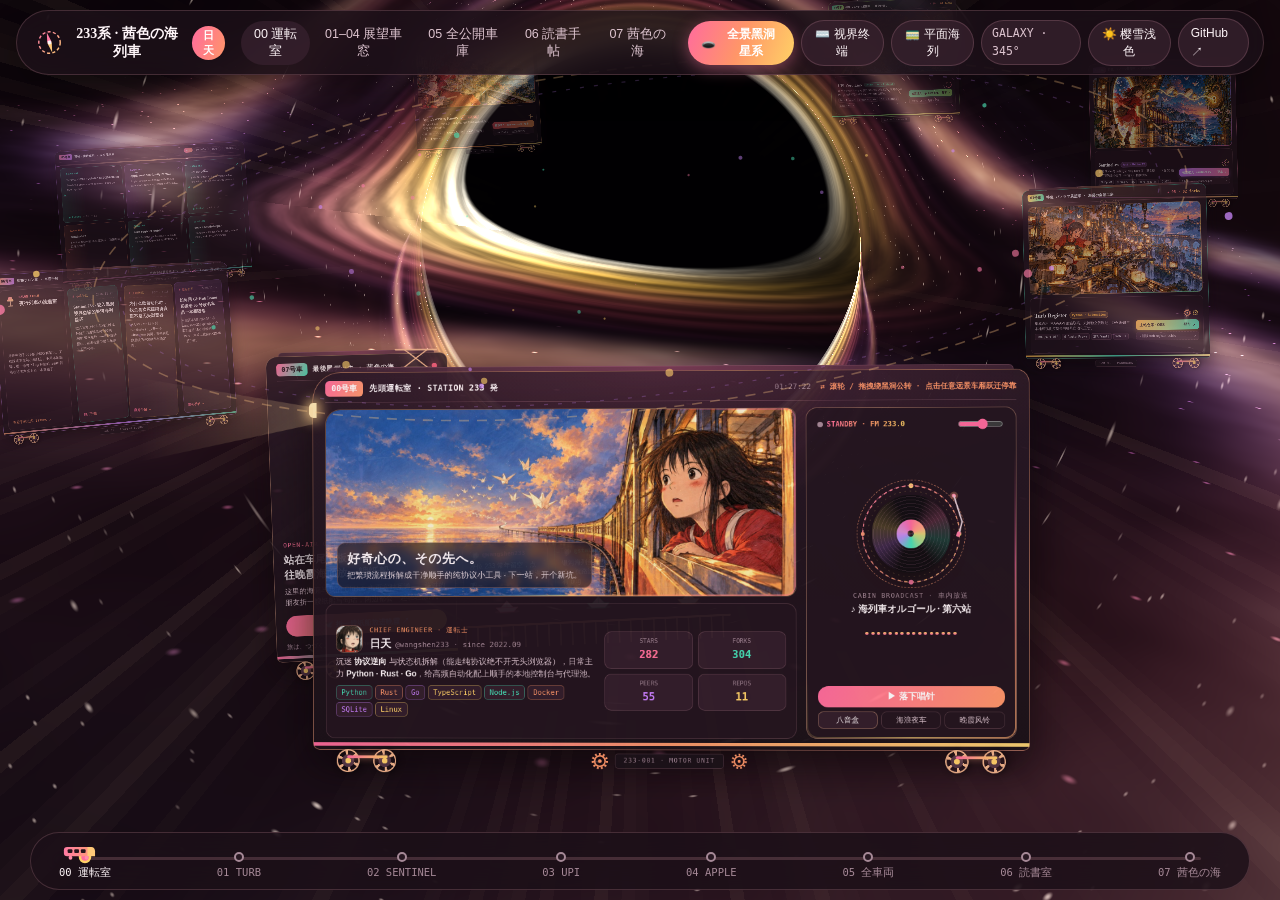
<file: index.html>
<!DOCTYPE html>
<html lang="zh-CN" data-theme="dark">
<head>
  <meta charset="utf-8" />
  <meta name="viewport" content="width=device-width, initial-scale=1" />
  <meta http-equiv="Cache-Control" content="no-cache, no-store, must-revalidate" />
  <title>日天 · Station 233 — 茜色の銀河列車</title>
  <meta name="description" content="日天 (@wangshen233) 的银河海列站 · 环绕引力透镜黑洞公转的 360° 银河星环车厢、FM 233.0 黑胶电台与车窗手帖。" />
  <link rel="icon" type="image/svg+xml" href="./assets/favicon.svg" />
  <link rel="stylesheet" href="./style.css?v=20261126-v8" />
</head>
<body class="galaxy-mode">
  <!-- Layer 0: Real-Time WebGL Relativistic Gargantua Black Hole & 4-Arm Spiral Galaxy -->
  <canvas id="cosmos-canvas" aria-hidden="true"></canvas>

  <!-- Layer 1: Interactive Orbital Ring Track, Cursor Astrolabe & Infalling Stardust -->
  <canvas id="ambient-canvas" aria-hidden="true"></canvas>

  <!-- Layer 2: Relativistic Gravitational Slingshot Paper-Boat Lab & Horizon Lock-On HUD -->
  <canvas id="slingshot-canvas" aria-hidden="true"></canvas>

  <!-- Top Railway Control HUD -->
  <header class="top-hud">
    <div class="hud-inner">
      <button class="brand-btn" type="button" data-stop="0">
        <svg class="hud-compass-svg" viewBox="0 0 28 28" aria-hidden="true">
          <circle cx="14" cy="14" r="12" fill="none" stroke="url(#compassGrad)" stroke-width="1.6" stroke-dasharray="3.5 2.5"/>
          <g class="compass-needle">
            <polygon points="14,2.5 16.6,14 14,12 11.4,14" fill="#ff7aa2"/>
            <polygon points="14,25.5 16.6,14 14,16 11.4,14" fill="#ffc978"/>
            <circle cx="14" cy="14" r="2.2" fill="#fff5f8"/>
          </g>
          <defs>
            <linearGradient id="compassGrad" x1="0" y1="0" x2="1" y2="1">
              <stop offset="0%" stop-color="#ff7aa2"/>
              <stop offset="100%" stop-color="#ffc978"/>
            </linearGradient>
          </defs>
        </svg>
        <span class="serif-jp">233系 · 茜色の海列車</span>
        <span class="brand-tag mono">日天</span>
      </button>

      <nav class="hud-quick-nav" aria-label="车厢快速跳转">
        <button type="button" data-stop="0" class="active">00 運転室</button>
        <button type="button" data-stop="1">01–04 展望車窓</button>
        <button type="button" data-stop="5">05 全公開車庫</button>
        <button type="button" data-stop="6">06 読書手帖</button>
        <button type="button" data-stop="7">07 茜色の海</button>
      </nav>

      <div class="hud-actions">
        <button id="overview-toggle" class="ring-mode-btn" type="button" title="拉远镜头俯瞰黑洞并进入引力弹弓实验室 (快捷键 V)">
          <span class="spin-icon">🕳️</span>
          <span id="overview-label">全景黑洞星系</span>
        </button>
        <button id="terminal-toggle" class="hud-btn" type="button" title="潜入黑洞事件视界五维终端 (快捷键 ` 或直接点击黑洞中心)">⌨️ 视界终端</button>
        <button id="ring-mode-toggle" class="hud-btn" type="button" title="在 360° 银河黑洞星环与横向海列长卷之间切换 (快捷键 R)">
          <span id="ring-mode-label">🚃 平面海列</span>
        </button>
        <span id="speed-readout" class="speed-pill mono">ORBIT · 000°</span>
        <button id="theme-toggle" class="hud-btn" type="button">☀️ 樱雪浅色</button>
        <a class="hud-btn" href="https://github.com/wangshen233" target="_blank" rel="noopener">GitHub ↗</a>
      </div>
    </div>
  </header>

  <!-- Floating Gravitational Slingshot Lab HUD (Appears in Full Galaxy Overview Mode) -->
  <aside id="slingshot-hud" class="slingshot-hud" aria-label="黑洞引力弹弓实验室">
    <span class="slingshot-tip">🛰️ <strong>引力弹弓实验室</strong>：按住空白宇宙拖拽发射折纸船（绿=玫瑰轨道 / 金=弹弓加速 / 红=视界吞噬）</span>
    <span id="slingshot-stats" class="slingshot-stats mono">在轨纸船 0 · 视界吞噬 0 · 最高弹弓加速 +0%</span>
    <div class="slingshot-btns">
      <button id="btn-demo-fleet" class="sling-btn primary" type="button">🎲 齐射实验舰队</button>
      <button id="btn-dive-horizon" class="sling-btn" type="button">🕳️ 潜入视界</button>
      <button id="btn-clear-orbit" class="sling-btn" type="button">🧹 清空</button>
    </div>
  </aside>

  <!-- Full-Viewport Horizontal Parallax & 3D Ring Sea-Train World -->
  <div id="world-viewport" class="world-viewport">

    <!-- Layer 0: Giant Rotating Celestial Astrolabe, Conic Sunbeams & Sunset Sky -->
    <div id="sky-layer" class="sky-layer" aria-hidden="true">
      <div class="celestial-sun-assembly">
        <!-- Rotating Conic Sunset God-Rays -->
        <div class="sun-godrays"></div>
        <div class="sunset-orb"></div>

        <!-- Giant High-Contrast Multi-Ring Counter-Rotating Astrolabe -->
        <svg class="astrolabe-svg ring-outer" viewBox="0 0 560 560">
          <circle cx="280" cy="280" r="264" fill="none" stroke="rgba(255,204,148,0.42)" stroke-width="1.6" stroke-dasharray="4 8"/>
          <circle cx="280" cy="280" r="248" fill="none" stroke="rgba(255,132,168,0.36)" stroke-width="1.3"/>
          <g stroke="rgba(255,214,156,0.68)" stroke-width="2">
            <line x1="280" y1="6" x2="280" y2="30"/><line x1="280" y1="530" x2="280" y2="554"/>
            <line x1="6" y1="280" x2="30" y2="280"/><line x1="530" y1="280" x2="554" y2="280"/>
            <line x1="86" y1="86" x2="104" y2="104"/><line x1="474" y1="474" x2="456" y2="456"/>
            <line x1="474" y1="86" x2="456" y2="104"/><line x1="86" y1="474" x2="104" y2="456"/>
          </g>
          <circle cx="280" cy="32" r="7" fill="#ffc978"/>
          <circle cx="528" cy="280" r="5.5" fill="#ff7aa2"/>
          <circle cx="32" cy="280" r="5.5" fill="#ff9c76"/>
          <circle cx="280" cy="528" r="6" fill="#ffc978"/>
        </svg>

        <svg class="astrolabe-svg ring-middle" viewBox="0 0 560 560">
          <circle cx="280" cy="280" r="204" fill="none" stroke="rgba(255,184,150,0.52)" stroke-width="2" stroke-dasharray="26 12 4 12"/>
          <polygon points="280,64 289,84 271,84" fill="#ffc978"/>
          <polygon points="280,496 289,476 271,476" fill="#ff7aa2"/>
          <polygon points="64,280 84,271 84,289" fill="#ff9c76"/>
          <polygon points="496,280 476,271 476,289" fill="#ffc978"/>
          <circle cx="136" cy="136" r="6" fill="none" stroke="#ffc978" stroke-width="2"/>
          <circle cx="424" cy="424" r="6" fill="none" stroke="#ff7aa2" stroke-width="2"/>
        </svg>

        <svg class="astrolabe-svg ring-inner" viewBox="0 0 560 560">
          <circle cx="280" cy="280" r="150" fill="none" stroke="rgba(255,146,174,0.45)" stroke-width="1.5" stroke-dasharray="10 6"/>
          <polygon points="280,122 296,264 438,280 296,296 280,438 264,296 122,280 264,264" fill="none" stroke="rgba(255,208,148,0.28)" stroke-width="1.4"/>
        </svg>

        <div class="gyro-orbit-ring"></div>
        <div class="gyro-orbit-ring gyro-alt"></div>
      </div>

      <div class="cloud-band cloud-1"></div>
      <div class="cloud-band cloud-2"></div>
      <div class="cloud-band cloud-3"></div>
    </div>

    <!-- Layer 1: High Skyline Windmills, Lighthouse & Distant Viaduct (Positioned Visible Above/Around Train!) -->
    <div id="viaduct-layer" class="viaduct-layer" aria-hidden="true">
      <div class="windmill-cluster" style="left: 140px; bottom: 58vh;">
        <div class="windmill-mast"></div>
        <svg class="windmill-blades" viewBox="0 0 80 80">
          <circle cx="40" cy="40" r="4.5" fill="#ffc978"/>
          <path d="M40 40 L35 4 H45 Z M40 40 L76 35 V45 Z M40 40 L45 76 H35 Z M40 40 L4 45 V35 Z" fill="rgba(255,186,164,0.62)"/>
        </svg>
      </div>
      <div class="windmill-cluster small" style="left: 225px; bottom: 56vh;">
        <div class="windmill-mast"></div>
        <svg class="windmill-blades reverse-spin" viewBox="0 0 80 80">
          <circle cx="40" cy="40" r="4.5" fill="#ff8da9"/>
          <path d="M40 40 L36 7 H44 Z M40 40 L73 36 V44 Z M40 40 L44 73 H36 Z M40 40 L7 44 V36 Z" fill="rgba(255,152,178,0.55)"/>
        </svg>
      </div>
      <div class="windmill-cluster" style="left: 1180px; bottom: 58vh;">
        <div class="windmill-mast"></div>
        <svg class="windmill-blades" viewBox="0 0 80 80">
          <circle cx="40" cy="40" r="4.5" fill="#ffc978"/>
          <path d="M40 40 L35 4 H45 Z M40 40 L76 35 V45 Z M40 40 L45 76 H35 Z M40 40 L4 45 V35 Z" fill="rgba(255,186,164,0.62)"/>
        </svg>
      </div>
      <div class="lighthouse-tower" style="left: 2050px; bottom: 56vh;">
        <div class="lighthouse-beam"></div>
        <div class="lighthouse-lamp"></div>
      </div>
      <div class="windmill-cluster" style="left: 2880px; bottom: 58vh;">
        <div class="windmill-mast"></div>
        <svg class="windmill-blades reverse-spin" viewBox="0 0 80 80">
          <circle cx="40" cy="40" r="4.5" fill="#ffc978"/>
          <path d="M40 40 L35 4 H45 Z M40 40 L76 35 V45 Z M40 40 L45 76 H35 Z M40 40 L4 45 V35 Z" fill="rgba(255,186,164,0.62)"/>
        </svg>
      </div>
    </div>

    <!-- 3D Ring Mode Glowing Magic Floor (visible when 3D 星环模式 is active) -->
    <div class="ring-floor-halo" aria-hidden="true"></div>

    <!-- Layer 2: Coupled Sea-Train Consist (or 360° 3D Rotating Carousel in Ring Mode!) -->
    <main id="train-track-world" class="train-track-world">
      <div class="catenary-wire" aria-hidden="true"></div>

      <div id="train-consist" class="train-consist">

        <!-- =================================================================
             CAR 00 · 先頭機関車 & 運転室
             cover.jpg (1600x640 = 2.5:1) shown 100% UNCROPPED & UNSPLIT!
             ================================================================= -->
        <section class="carriage locomotive" data-car="0" aria-label="00号车 驾驶室与黑胶电台">
          <svg class="pantograph" viewBox="0 0 96 38" aria-hidden="true">
            <line x1="12" y1="4" x2="84" y2="4" stroke="currentColor" stroke-width="2.4" stroke-linecap="round"/>
            <path d="M26 36 L48 19 L28 4 M70 36 L48 19 L68 4" fill="none" stroke="currentColor" stroke-width="2" stroke-linejoin="round"/>
            <rect x="20" y="34" width="56" height="4" rx="2" fill="currentColor"/>
          </svg>
          <div class="headlight-lamp" aria-hidden="true"></div>
          <div class="headlight-cone" aria-hidden="true"></div>

          <div class="car-roof-trim"></div>
          <div class="car-header-bar">
            <div class="rollsign mono">
              <span class="car-num">00号車</span>
              <span class="roll-dest">先頭運転室 · STATION 233 発</span>
            </div>
            <div class="cab-meta mono">
              <span id="cab-clock">22:33:00</span>
              <span class="scroll-hint">⇄ 滚轮 / 拖拽绕黑洞公转 · 点击任意远景车厢跃迁停靠</span>
            </div>
          </div>

          <div class="loco-split">
            <!-- Left Wing: 100% Uncropped 2.5:1 Panoramic Cover + Driver Console Below -->
            <div class="loco-left-wing">
              <div class="pano-cover-frame sheen-frame">
                <img src="./assets/cover.jpg" alt="千寻落日海上列车完整全景" />
                <div class="pano-cover-caption">
                  <h1 class="serif-jp">好奇心の、その先へ。</h1>
                  <p>把繁琐流程拆解成干净顺手的纯协议小工具 · 下一站，开个新坑。</p>
                </div>
              </div>

              <div class="driver-console">
                <div class="driver-bio-col">
                  <div class="driver-id-row">
                    <img class="driver-avatar" src="./assets/avatar.jpg" alt="日天" />
                    <div class="driver-title">
                      <span class="driver-role mono">CHIEF ENGINEER · 運転士</span>
                      <h2>日天 <span class="mono">@wangshen233 · since 2022.09</span></h2>
                    </div>
                  </div>
                  <p class="driver-summary">沉迷 <strong>协议逆向</strong> 与状态机拆解（能走纯协议绝不开无头浏览器），日常主力 <strong>Python · Rust · Go</strong>，给高频自动化配上顺手的本地控制台与代理池。</p>
                  <div class="circuit-switches mono">
                    <span>Python</span><span>Rust</span><span>Go</span><span>TypeScript</span><span>Node.js</span><span>Docker</span><span>SQLite</span><span>Linux</span>
                  </div>
                </div>

                <div class="cab-gauges mono">
                  <div class="gauge-box">
                    <small>STARS</small>
                    <strong id="stat-stars" class="sunset-text">282</strong>
                  </div>
                  <div class="gauge-box">
                    <small>FORKS</small>
                    <strong id="stat-forks">304</strong>
                  </div>
                  <div class="gauge-box">
                    <small>PEERS</small>
                    <strong id="stat-followers">55</strong>
                  </div>
                  <div class="gauge-box">
                    <small>REPOS</small>
                    <strong id="stat-repos">11</strong>
                  </div>
                </div>
              </div>
            </div>

            <!-- Right Wing: Playable FM 233.0 Vinyl Turntable with 3D Gyro Rings -->
            <div class="cab-radio-deck sheen-frame">
              <div class="radio-header mono">
                <span class="on-air-wrap">
                  <span id="on-air-dot" class="on-air-dot"></span>
                  <span id="radio-freq" class="sunset-text">STANDBY · FM 233.0</span>
                </span>
                <input id="radio-vol" class="vol-slider" type="range" min="0" max="1" step="0.02" value="0.55" title="车厢广播音量" />
              </div>

              <div class="radio-stage">
                <div id="turntable" class="turntable" title="点击落下或抬起唱针">
                  <svg class="turntable-bezel" viewBox="0 0 156 156" aria-hidden="true">
                    <circle cx="78" cy="78" r="73" fill="none" stroke="url(#bezelGrad)" stroke-width="1.8" stroke-dasharray="5 5"/>
                    <circle cx="78" cy="65" r="65" fill="none" stroke="rgba(255,201,120,0.35)" stroke-width="1" stroke-dasharray="2 6" transform="translate(0,13)"/>
                    <circle cx="78" cy="5" r="3.6" fill="#ffc978"/>
                    <circle cx="78" cy="151" r="3.6" fill="#ff7aa2"/>
                    <circle cx="5" cy="78" r="3" fill="#ff9c76"/>
                    <circle cx="151" cy="78" r="3" fill="#ffc978"/>
                    <defs>
                      <linearGradient id="bezelGrad" x1="0" y1="0" x2="1" y2="1">
                        <stop offset="0%" stop-color="#ff7aa2"/>
                        <stop offset="50%" stop-color="#ff9c76"/>
                        <stop offset="100%" stop-color="#ffc978"/>
                      </linearGradient>
                    </defs>
                  </svg>
                  <div class="turntable-gyro-halo" aria-hidden="true"></div>
                  <div class="turntable-gyro-halo alt" aria-hidden="true"></div>
                  <div id="vinyl-disc" class="vinyl-disc">
                    <div class="vinyl-label"><div class="vinyl-hole"></div></div>
                  </div>
                  <svg id="tonearm" class="tonearm" viewBox="0 0 40 84">
                    <circle cx="28" cy="10" r="7" fill="rgba(255,156,118,0.3)"/>
                    <circle cx="28" cy="10" r="3.5" fill="#ff8ba7"/>
                    <path d="M28 10L21 56L7 73" fill="none" stroke="#e2cbd4" stroke-width="2.6" stroke-linecap="round" stroke-linejoin="round"/>
                    <rect x="2" y="69" width="9" height="6" rx="1.5" transform="rotate(-40 7 73)" fill="#ff7aa2"/>
                  </svg>
                </div>

                <div class="radio-readout">
                  <div class="radio-sub mono">CABIN BROADCAST · 車内放送</div>
                  <div id="radio-track-title" class="track-title serif-jp">♪ 海列車オルゴール · 第六站</div>
                  <div id="eq-bars" class="eq-row"></div>
                </div>
              </div>

              <div class="radio-buttons">
                <button id="radio-play-btn" class="play-btn" type="button">▶ 落下唱针</button>
                <div class="channel-group">
                  <button class="station-btn active" type="button">八音盒</button>
                  <button class="station-btn" type="button">海浪夜车</button>
                  <button class="station-btn" type="button">晚霞风铃</button>
                </div>
              </div>
            </div>
          </div>

          <div class="waist-stripe"></div>
          <div class="undercarriage" aria-hidden="true">
            <div class="bogie"><div class="wheel"></div><div class="coupling-rod"></div><div class="wheel"></div></div>
            <div class="under-gears">
              <svg class="gear-svg gear-cw" viewBox="0 0 36 36"><circle cx="18" cy="18" r="10" fill="none" stroke="currentColor" stroke-width="3"/><circle cx="18" cy="18" r="13.5" fill="none" stroke="currentColor" stroke-width="4" stroke-dasharray="3.5 4.2"/><circle cx="18" cy="18" r="3.5" fill="currentColor"/></svg>
              <span class="under-tank">233-001 · MOTOR UNIT</span>
              <svg class="gear-svg gear-ccw" viewBox="0 0 36 36"><circle cx="18" cy="18" r="9" fill="none" stroke="currentColor" stroke-width="2.8"/><circle cx="18" cy="18" r="12.5" fill="none" stroke="currentColor" stroke-width="3.8" stroke-dasharray="3.2 4"/><circle cx="18" cy="18" r="3" fill="currentColor"/></svg>
            </div>
            <div class="bogie"><div class="wheel"></div><div class="coupling-rod"></div><div class="wheel"></div></div>
          </div>
        </section>

        <div class="coupler" aria-hidden="true">
          <div class="bellows"><span></span><span></span><span></span></div>
          <div class="coupler-bar"></div>
        </div>

        <!-- =================================================================
             CAR 01 · 一等展望車「海辺の自動工房」 (Turb Register)
             turb.jpg (1040x520 = 2:1) shown 100% UNCROPPED FULL-WIDTH!
             ================================================================= -->
        <section class="carriage obs-car" data-car="1" aria-label="01号车 Turb Register">
          <div class="car-roof-trim"></div>
          <div class="car-header-bar">
            <div class="rollsign mono">
              <span class="car-num">01号車</span>
              <span class="roll-dest">特急 パノラマ展望車 · 海辺の自動工房</span>
            </div>
            <span class="repo-metric-pill mono sunset-text" data-repo-metric="turb-gpt-free-register-oss-20260928">★ 95 · 82 forks</span>
          </div>

          <div class="obs-pano-stack">
            <a class="pano-art-window sheen-frame" href="https://github.com/wangshen233/turb-gpt-free-register-oss-20260928" target="_blank" rel="noopener">
              <img src="./assets/turb.jpg" alt="Turb Register 海边自动工坊完整插画" />
            </a>

            <div class="obs-console-bar">
              <div class="obs-console-info">
                <div class="obs-title-row">
                  <h3 class="serif-jp">Turb Register</h3>
                  <span class="lang-chip mono">Python · Automation</span>
                </div>
                <p>集成通用 IMAP/API 邮箱取码、六路独立代理池、2FA 密钥与本地可视化控制台的账号自动化工坊。</p>
                <div class="spec-tags mono">
                  <span>IMAP/API OTP</span><span>6-Route Proxy</span><span>2FA Vault</span><span>Web UI</span>
                </div>
              </div>

              <div class="obs-console-cta">
                <div class="kinetic-emblem" aria-hidden="true">
                  <svg class="gear-svg gear-cw" viewBox="0 0 36 36"><circle cx="18" cy="18" r="10" fill="none" stroke="currentColor" stroke-width="2.8"/><circle cx="18" cy="18" r="13.5" fill="none" stroke="currentColor" stroke-width="3.8" stroke-dasharray="3.4 4.2"/><circle cx="18" cy="18" r="3.2" fill="currentColor"/></svg>
                  <svg class="gear-svg gear-ccw small" viewBox="0 0 36 36"><circle cx="18" cy="18" r="10" fill="none" stroke="currentColor" stroke-width="2.8"/><circle cx="18" cy="18" r="13.5" fill="none" stroke="currentColor" stroke-width="3.8" stroke-dasharray="3.4 4.2"/><circle cx="18" cy="18" r="3" fill="currentColor"/></svg>
                </div>
                <a class="ticket-primary" href="https://github.com/wangshen233/turb-gpt-free-register-oss-20260928" target="_blank" rel="noopener">
                  <span>主站仓库 · OSS</span><span class="mono">登车 ↗</span>
                </a>
                <a class="ticket-sub" href="https://github.com/wangshen233/turb-register-public" target="_blank" rel="noopener">
                  <span>↳ 新版 turb-register-public</span><span class="mono">↗</span>
                </a>
              </div>
            </div>
          </div>

          <div class="waist-stripe"></div>
          <div class="undercarriage" aria-hidden="true">
            <div class="bogie"><div class="wheel"></div><div class="coupling-rod"></div><div class="wheel"></div></div>
            <div class="under-tank">CAR 01 · PANORAMA</div>
            <div class="bogie"><div class="wheel"></div><div class="coupling-rod"></div><div class="wheel"></div></div>
          </div>
        </section>

        <div class="coupler" aria-hidden="true">
          <div class="bellows"><span></span><span></span><span></span></div>
          <div class="coupler-bar"></div>
        </div>

        <!-- =================================================================
             CAR 02 · 二等展望車「星影の関所」 (Sentinel-rs)
             sentinel.jpg (1040x520 = 2:1) shown 100% UNCROPPED FULL-WIDTH!
             ================================================================= -->
        <section class="carriage obs-car" data-car="2" aria-label="02号车 Sentinel-rs">
          <div class="car-roof-trim"></div>
          <div class="car-header-bar">
            <div class="rollsign mono">
              <span class="car-num">02号車</span>
              <span class="roll-dest">特急 パノラマ展望車 · 星影の関所</span>
            </div>
            <span class="repo-metric-pill mono sunset-text" data-repo-metric="sentinel-rs">★ 13 · 16 forks</span>
          </div>

          <div class="obs-pano-stack">
            <a class="pano-art-window sheen-frame" href="https://github.com/wangshen233/sentinel-rs" target="_blank" rel="noopener">
              <img src="./assets/sentinel.jpg" alt="Sentinel-rs 星夜门扉与黄金锁孔完整插画" />
            </a>

            <div class="obs-console-bar">
              <div class="obs-console-info">
                <div class="obs-title-row">
                  <h3 class="serif-jp">Sentinel-rs</h3>
                  <span class="lang-chip mono">Rust · Native VM</span>
                </div>
                <p>脱离 Node 与 <code>sdk.js</code> 的纯 Rust 原生重实现——内置 36 指令字节码虚拟机与 BoringSSL 指纹模拟。</p>
                <div class="spec-tags mono">
                  <span>36-Op VM</span><span>BoringSSL TLS</span><span>Zero Node.js</span><span>C ABI</span>
                </div>
              </div>

              <div class="obs-console-cta">
                <div class="kinetic-emblem" aria-hidden="true">
                  <svg class="rune-seal-svg" viewBox="0 0 42 42">
                    <circle class="gear-cw" style="transform-origin:21px 21px" cx="21" cy="21" r="18" fill="none" stroke="#ffc978" stroke-width="1.5" stroke-dasharray="4 3"/>
                    <polygon class="gear-ccw" style="transform-origin:21px 21px" points="21,5 25,17 37,21 25,25 21,37 17,25 5,21 17,17" fill="none" stroke="#ff7aa2" stroke-width="1.5"/>
                    <circle cx="21" cy="21" r="2.6" fill="#ffc978"/>
                  </svg>
                </div>
                <a class="ticket-primary" href="https://github.com/wangshen233/sentinel-rs" target="_blank" rel="noopener">
                  <span>检票进入 · sentinel-rs</span><span class="mono">登车 ↗</span>
                </a>
                <a class="ticket-sub" href="https://github.com/wangshen233/codex-oauth-helper" target="_blank" rel="noopener">
                  <span>↳ 配套 codex-oauth-helper</span><span class="mono">↗</span>
                </a>
              </div>
            </div>
          </div>

          <div class="waist-stripe"></div>
          <div class="undercarriage" aria-hidden="true">
            <div class="bogie"><div class="wheel"></div><div class="coupling-rod"></div><div class="wheel"></div></div>
            <div class="under-tank">CAR 02 · PANORAMA</div>
            <div class="bogie"><div class="wheel"></div><div class="coupling-rod"></div><div class="wheel"></div></div>
          </div>
        </section>

        <div class="coupler" aria-hidden="true">
          <div class="bellows"><span></span><span></span><span></span></div>
          <div class="coupler-bar"></div>
        </div>

        <!-- =================================================================
             CAR 03 · 三等展望車「黄金の契り」 (UPI Zero Link)
             upi.jpg (1040x520 = 2:1) shown 100% UNCROPPED FULL-WIDTH!
             ================================================================= -->
        <section class="carriage obs-car" data-car="3" aria-label="03号车 UPI Zero Link">
          <div class="car-roof-trim"></div>
          <div class="car-header-bar">
            <div class="rollsign mono">
              <span class="car-num">03号車</span>
              <span class="roll-dest">特急 パノラマ展望車 · 黄金の契り</span>
            </div>
            <span class="repo-metric-pill mono sunset-text" data-repo-metric="upi-zero-link">★ 68 · 61 forks</span>
          </div>

          <div class="obs-pano-stack">
            <a class="pano-art-window sheen-frame" href="https://github.com/wangshen233/upi-zero-link" target="_blank" rel="noopener">
              <img src="./assets/upi.jpg" alt="UPI Zero Link 海列窗外金环完整插画" />
            </a>

            <div class="obs-console-bar">
              <div class="obs-console-info">
                <div class="obs-title-row">
                  <h3 class="serif-jp">UPI Zero Link</h3>
                  <span class="lang-chip mono">Python · Pure Protocol</span>
                </div>
                <p>印度 ₹0 UPI Autopay 委托链纯协议提取工具，零浏览器依赖，支持多账号并发流转与交付前自动核验。</p>
                <div class="spec-tags mono">
                  <span>Zero Browser</span><span>Protocol State</span><span>Multi-Account</span><span>Auto Verify</span>
                </div>
              </div>

              <div class="obs-console-cta">
                <div class="kinetic-emblem" aria-hidden="true">
                  <div class="covenant-rings">
                    <span class="ring-a"></span>
                    <span class="ring-b"></span>
                  </div>
                </div>
                <a class="ticket-primary" href="https://github.com/wangshen233/upi-zero-link" target="_blank" rel="noopener">
                  <span>检票进入 · upi-zero-link</span><span class="mono">登车 ↗</span>
                </a>
                <div class="ticket-sub static mono">
                  <span>纯协议 CLI · 高并发流转</span>
                </div>
              </div>
            </div>
          </div>

          <div class="waist-stripe"></div>
          <div class="undercarriage" aria-hidden="true">
            <div class="bogie"><div class="wheel"></div><div class="coupling-rod"></div><div class="wheel"></div></div>
            <div class="under-tank">CAR 03 · PANORAMA</div>
            <div class="bogie"><div class="wheel"></div><div class="coupling-rod"></div><div class="wheel"></div></div>
          </div>
        </section>

        <div class="coupler" aria-hidden="true">
          <div class="bellows"><span></span><span></span><span></span></div>
          <div class="coupler-bar"></div>
        </div>

        <!-- =================================================================
             CAR 04 · 四等展望車「潮風の街角」 (AppleServices Family)
             apple.jpg (1040x520 = 2:1) shown 100% UNCROPPED FULL-WIDTH!
             ================================================================= -->
        <section class="carriage obs-car" data-car="4" aria-label="04号车 AppleServices Family">
          <div class="car-roof-trim"></div>
          <div class="car-header-bar">
            <div class="rollsign mono">
              <span class="car-num">04号車</span>
              <span class="roll-dest">特急 パノラマ展望車 · 潮風の街角</span>
            </div>
            <span class="repo-metric-pill mono sunset-text" data-repo-metric="appleservices-family-private">★ 89 · 130 forks</span>
          </div>

          <div class="obs-pano-stack">
            <a class="pano-art-window sheen-frame" href="https://github.com/wangshen233/appleservices-family-private" target="_blank" rel="noopener">
              <img src="./assets/apple.jpg" alt="AppleServices 海风站台立体书完整插画" />
            </a>

            <div class="obs-console-bar">
              <div class="obs-console-info">
                <div class="obs-title-row">
                  <h3 class="serif-jp">AppleServices Family</h3>
                  <span class="lang-chip mono">Go · Workflow</span>
                </div>
                <p>将 iCloud 激活、跨区购买、账单路由与家庭组共享流程封装为可编排的纯协议模块。</p>
                <div class="spec-tags mono">
                  <span>iCloud Activate</span><span>Region Switch</span><span>Family Share</span><span>Pure Protocol</span>
                </div>
              </div>

              <div class="obs-console-cta">
                <div class="kinetic-emblem" aria-hidden="true">
                  <svg class="pinwheel-svg gear-cw" viewBox="0 0 38 38">
                    <path d="M19 19 L19 4 Q28 8 19 19 Z M19 19 L34 19 Q30 28 19 19 Z M19 19 L19 34 Q10 30 19 19 Z M19 19 L4 19 Q8 10 19 19 Z" fill="rgba(255,156,118,0.72)" stroke="#ffc978" stroke-width="1"/>
                    <circle cx="19" cy="19" r="2.8" fill="#fff3df"/>
                  </svg>
                </div>
                <a class="ticket-primary" href="https://github.com/wangshen233/appleservices-family-private" target="_blank" rel="noopener">
                  <span>检票进入 · appleservices</span><span class="mono">登车 ↗</span>
                </a>
                <div class="ticket-sub static mono">
                  <span>130+ Forks · 社区协议归档</span>
                </div>
              </div>
            </div>
          </div>

          <div class="waist-stripe"></div>
          <div class="undercarriage" aria-hidden="true">
            <div class="bogie"><div class="wheel"></div><div class="coupling-rod"></div><div class="wheel"></div></div>
            <div class="under-tank">CAR 04 · PANORAMA</div>
            <div class="bogie"><div class="wheel"></div><div class="coupling-rod"></div><div class="wheel"></div></div>
          </div>
        </section>

        <div class="coupler" aria-hidden="true">
          <div class="bellows"><span></span><span></span><span></span></div>
          <div class="coupler-bar"></div>
        </div>

        <!-- =================================================================
             CAR 05 · 荷物・実験車両「全公開車庫」
             ================================================================= -->
        <section class="carriage cargo-car" data-car="5" aria-label="05号车 全部公开仓库行李架">
          <div class="car-roof-trim"></div>
          <div class="car-header-bar">
            <div class="rollsign mono">
              <span class="car-num">05号車</span>
              <span class="roll-dest">荷物・実験車両 · 全公開車庫</span>
            </div>
            <div class="filter-bar mono">
              <button class="filter-chip active" data-lang="All" type="button">ALL</button>
              <button class="filter-chip" data-lang="Python" type="button">PYTHON</button>
              <button class="filter-chip" data-lang="Rust" type="button">RUST</button>
              <button class="filter-chip" data-lang="Protocol" type="button">PROTOCOL</button>
            </div>
          </div>

          <div class="cargo-interior">
            <div class="luggage-rail" aria-hidden="true"></div>
            <div id="repo-grid" class="luggage-rack"></div>
          </div>

          <div class="waist-stripe"></div>
          <div class="undercarriage" aria-hidden="true">
            <div class="bogie"><div class="wheel"></div><div class="coupling-rod"></div><div class="wheel"></div></div>
            <div class="under-tank">CAR 05 · BAGGAGE &amp; LABS</div>
            <div class="bogie"><div class="wheel"></div><div class="coupling-rod"></div><div class="wheel"></div></div>
          </div>
        </section>

        <div class="coupler" aria-hidden="true">
          <div class="bellows"><span></span><span></span><span></span></div>
          <div class="coupler-bar"></div>
        </div>

        <!-- =================================================================
             CAR 06 · 読書・サロン車「車窓手帖」
             ================================================================= -->
        <section class="carriage lounge-car" data-car="6" aria-label="06号车 车窗随笔阅览室">
          <div class="car-roof-trim"></div>
          <div class="car-header-bar">
            <div class="rollsign mono">
              <span class="car-num">06号車</span>
              <span class="roll-dest">読書サロン車 · 車窓手帖</span>
            </div>
            <span class="lounge-hint mono">点击手帖展开阅读 · 仓库 <code>blog</code> Issue 自动同步</span>
          </div>

          <div class="lounge-interior">
            <div class="lounge-sidebar">
              <div class="lamp-badge">
                <svg viewBox="0 0 48 52" class="desk-lamp-svg" aria-hidden="true">
                  <path d="M10 24 L18 8 H30 L38 24 Z" fill="url(#lampShade)"/>
                  <defs>
                    <linearGradient id="lampShade" x1="0" y1="0" x2="1" y2="1">
                      <stop offset="0%" stop-color="#ff7aa2"/>
                      <stop offset="100%" stop-color="#ffc978"/>
                    </linearGradient>
                  </defs>
                  <ellipse cx="24" cy="25" rx="13" ry="3.5" fill="rgba(255,210,160,0.45)"/>
                  <rect x="22.5" y="24" width="3" height="19" fill="#d9a88f"/>
                  <rect x="14" y="43" width="20" height="4" rx="2" fill="#d9a88f"/>
                </svg>
                <div>
                  <div class="mono sunset-text" style="font-size:11px;font-weight:700;">SALON TABLE</div>
                  <h3 class="serif-jp">夜行列車の読書室</h3>
                </div>
              </div>
              <p>旅途中随手记下的协议拆解笔记、工程踩坑复盘与小站日志。不用本地编译，提一条带 <code>blog</code> 标签的 Issue 就能往这张木桌上添一本新册子。</p>
              <a class="salon-issue-link mono" href="https://github.com/wangshen233/wangshen233.github.io/issues" target="_blank" rel="noopener">查看手帖仓库 Issues ↗</a>
            </div>

            <div id="notes-grid" class="manuscript-desk"></div>
          </div>

          <div class="waist-stripe"></div>
          <div class="undercarriage" aria-hidden="true">
            <div class="bogie"><div class="wheel"></div><div class="coupling-rod"></div><div class="wheel"></div></div>
            <div class="under-tank">CAR 06 · READING LOUNGE</div>
            <div class="bogie"><div class="wheel"></div><div class="coupling-rod"></div><div class="wheel"></div></div>
          </div>
        </section>

        <div class="coupler" aria-hidden="true">
          <div class="bellows"><span></span><span></span><span></span></div>
          <div class="coupler-bar"></div>
        </div>

        <!-- =================================================================
             CAR 07 · 最後尾オープンデッキ「茜色の海」
             Features Rotating Brass Voyagers' Astrolabe Dial (zero cropped JPGs!)
             ================================================================= -->
        <section class="carriage tail-deck" data-car="7" aria-label="07号车 车尾露天甲板与晚霞纸船海面">
          <div class="tail-cabin">
            <div class="car-roof-trim"></div>
            <div class="car-header-bar">
              <div class="rollsign mono">
                <span class="car-num">07号車</span>
                <span class="roll-dest">最後尾デッキ · 茜色の海</span>
              </div>
              <span class="tail-lamp-dot" title="尾灯"></span>
            </div>

            <!-- Rotating Brass Horizon Astrolabe Emblem (No cropped artwork!) -->
            <div class="tail-astrolabe-dial" aria-hidden="true">
              <svg viewBox="0 0 140 140">
                <circle class="gear-cw" style="transform-origin:70px 70px" cx="70" cy="70" r="60" fill="none" stroke="rgba(255,201,120,0.45)" stroke-width="1.5" stroke-dasharray="6 4"/>
                <circle class="gear-ccw" style="transform-origin:70px 70px" cx="70" cy="70" r="44" fill="none" stroke="rgba(255,122,162,0.55)" stroke-width="1.6" stroke-dasharray="16 8 3 8"/>
                <g class="gear-cw" style="transform-origin:70px 70px">
                  <polygon points="70,16 75,64 70,58 65,64" fill="#ffc978"/>
                  <polygon points="70,124 75,76 70,82 65,76" fill="#ff7aa2"/>
                  <polygon points="16,70 64,65 58,70 64,75" fill="#ff9c76"/>
                  <polygon points="124,70 76,65 82,70 76,75" fill="#ffc978"/>
                </g>
                <circle cx="70" cy="70" r="5" fill="#fff4e0"/>
              </svg>
            </div>

            <div class="tail-cabin-body">
              <div class="mono sunset-text" style="font-size:11px;letter-spacing:0.12em;">OPEN-AIR OBSERVATION DECK</div>
              <h3 class="serif-jp">站在车尾甲板，<br/>往晚霞海面放一艘纸船</h3>
              <p>这里的海面与我的 GitHub 主页实时互通——路过的朋友折一艘纸船写句话，两边都会一起轻轻漂浮。</p>
              <a class="fold-boat-btn" href="https://github.com/wangshen233/wangshen233/issues/new?title=%F0%9F%95%8A%EF%B8%8F+%E6%94%BE%E9%A3%9E%E7%BA%B8%E9%B9%A4&amp;body=%E5%86%99%E4%B8%8B%E4%B8%80%E5%8F%A5%E6%83%B3%E7%95%99%E5%9C%A8%E6%B5%B7%E9%9D%A2%E4%B8%8A%E7%9A%84%E8%AF%9D%EF%BC%8826%E5%AD%97%E4%BB%A5%E5%86%85%EF%BC%89%EF%BC%9A%0A%0A%E4%B9%98%E7%9D%80%E6%99%9A%E9%9C%9E%E8%B7%AF%E8%BF%87%E6%AD%A4%E5%9C%B0%EF%BC%8C%E7%A5%9D%E4%BB%8A%E5%A4%A9%E4%B9%9F%E6%B2%A1%E6%9C%89+bug%EF%BC%81" target="_blank" rel="noopener">
                🕊️ 折一艘纸船放进晚霞 ↗
              </a>
              <div class="tail-signoff mono">旅は、つづく。 · @wangshen233</div>
            </div>

            <div class="waist-stripe"></div>
          </div>

          <div class="open-wake-zone">
            <div id="boats-row" class="wake-boats-stage"></div>
            <div class="balcony-railing" aria-hidden="true">
              <div class="railing-top"></div>
              <div class="railing-balusters"></div>
            </div>
          </div>

          <div class="undercarriage tail-under" aria-hidden="true">
            <div class="bogie"><div class="wheel"></div><div class="coupling-rod"></div><div class="wheel"></div></div>
            <div class="under-tank">233-007 · TAIL DECK</div>
          </div>
        </section>

      </div>
    </main>

    <!-- Layer 3: Shimmering Sunset Sea & Submerged Railway Track -->
    <div id="sea-foreground" class="sea-foreground" aria-hidden="true">
      <div class="rail-track-bed">
        <div class="steel-rail"></div>
        <div id="rail-sleepers" class="rail-sleepers"></div>
      </div>
      <div class="sea-water">
        <div class="sun-pillar"></div>
        <div class="water-shimmer"></div>
      </div>
    </div>

  </div>

  <!-- Bottom Interactive Railway Route Scrubber -->
  <footer class="route-hud" aria-label="海上列车路线进度条">
    <div class="route-inner">
      <div class="route-line-wrap">
        <div class="route-track-bg"></div>
        <div id="route-progress-fill" class="route-progress-fill"></div>
        <div id="mini-train-marker" class="mini-train-marker" aria-hidden="true">
          <svg viewBox="0 0 36 16">
            <rect x="2" y="2" width="30" height="10" rx="3.5" fill="url(#miniGrad)"/>
            <path d="M27 2 H31 Q35 2 35 7 V12 H27 Z" fill="#ffc978"/>
            <rect x="6" y="4.5" width="5" height="4" rx="1" fill="#24151c"/>
            <rect x="13" y="4.5" width="5" height="4" rx="1" fill="#24151c"/>
            <rect x="20" y="4.5" width="5" height="4" rx="1" fill="#24151c"/>
            <circle cx="9" cy="13.5" r="2" fill="#ff8da9"/>
            <circle cx="26" cy="13.5" r="2" fill="#ff8da9"/>
            <defs>
              <linearGradient id="miniGrad" x1="0" y1="0" x2="1" y2="0">
                <stop offset="0%" stop-color="#ff7aa2"/>
                <stop offset="100%" stop-color="#ff9c76"/>
              </linearGradient>
            </defs>
          </svg>
        </div>

        <div class="station-stops">
          <button type="button" class="station-node active" data-stop="0"><span class="dot"></span><span class="label mono">00 運転室</span></button>
          <button type="button" class="station-node" data-stop="1"><span class="dot"></span><span class="label mono">01 TURB</span></button>
          <button type="button" class="station-node" data-stop="2"><span class="dot"></span><span class="label mono">02 SENTINEL</span></button>
          <button type="button" class="station-node" data-stop="3"><span class="dot"></span><span class="label mono">03 UPI</span></button>
          <button type="button" class="station-node" data-stop="4"><span class="dot"></span><span class="label mono">04 APPLE</span></button>
          <button type="button" class="station-node" data-stop="5"><span class="dot"></span><span class="label mono">05 全車両</span></button>
          <button type="button" class="station-node" data-stop="6"><span class="dot"></span><span class="label mono">06 読書室</span></button>
          <button type="button" class="station-node" data-stop="7"><span class="dot"></span><span class="label mono">07 茜色の海</span></button>
        </div>
      </div>
    </div>
  </footer>

  <!-- Bunkobon Essay Reader Modal -->
  <div id="note-modal" class="modal-backdrop" role="dialog" aria-modal="true">
    <div class="modal-sheet">
      <button id="modal-close" class="modal-close" type="button">关闭 ✕</button>
      <div id="modal-body" class="modal-body"></div>
    </div>
  </div>

  <!-- Event Horizon Hidden 5D Geek Protocol Terminal -->
  <div id="horizon-terminal" class="horizon-backdrop" role="dialog" aria-modal="true" aria-label="事件视界五维协议终端">
    <div class="horizon-window sheen-frame">
      <div class="horizon-titlebar mono">
        <div class="horizon-dots">
          <span class="dot-rose"></span><span class="dot-gold"></span><span class="dot-jade"></span>
          <span class="horizon-title">wangshen233@event-horizon:~ (r &lt; 2GM/c² · 5D Tesseract CLI)</span>
        </div>
        <button id="term-exit-btn" class="term-exit-btn" type="button">🚀 点火脱离视界 (Esc)</button>
      </div>

      <div id="term-output" class="term-output mono"></div>

      <div class="term-chips mono">
        <button type="button" class="term-chip" data-cmd="whoami">whoami</button>
        <button type="button" class="term-chip" data-cmd="sentinel">sentinel 虚拟机演示</button>
        <button type="button" class="term-chip" data-cmd="repos">repos</button>
        <button type="button" class="term-chip" data-cmd="ping">ping</button>
        <button type="button" class="term-chip" data-cmd="slingshot">slingshot 引力弹弓</button>
        <button type="button" class="term-chip" data-cmd="help">help</button>
        <button type="button" class="term-chip" data-cmd="clear">clear</button>
      </div>

      <form id="term-form" class="term-input-row mono" autocomplete="off">
        <span class="term-ps1">wangshen233@horizon:~$</span>
        <input id="term-input" type="text" placeholder="输入命令 (如 sentinel / whoami / repos / exit) 回车执行..." spellcheck="false" />
      </form>
    </div>
  </div>

  <script src="./audio.js?v=20261126-v8"></script>
  <script src="./galaxy-bh.js?v=20261126-v8"></script>
  <script src="./app.js?v=20261126-v8"></script>
  <script src="./horizon-lab.js?v=20261126-v8"></script>
</body>
</html>
</file>
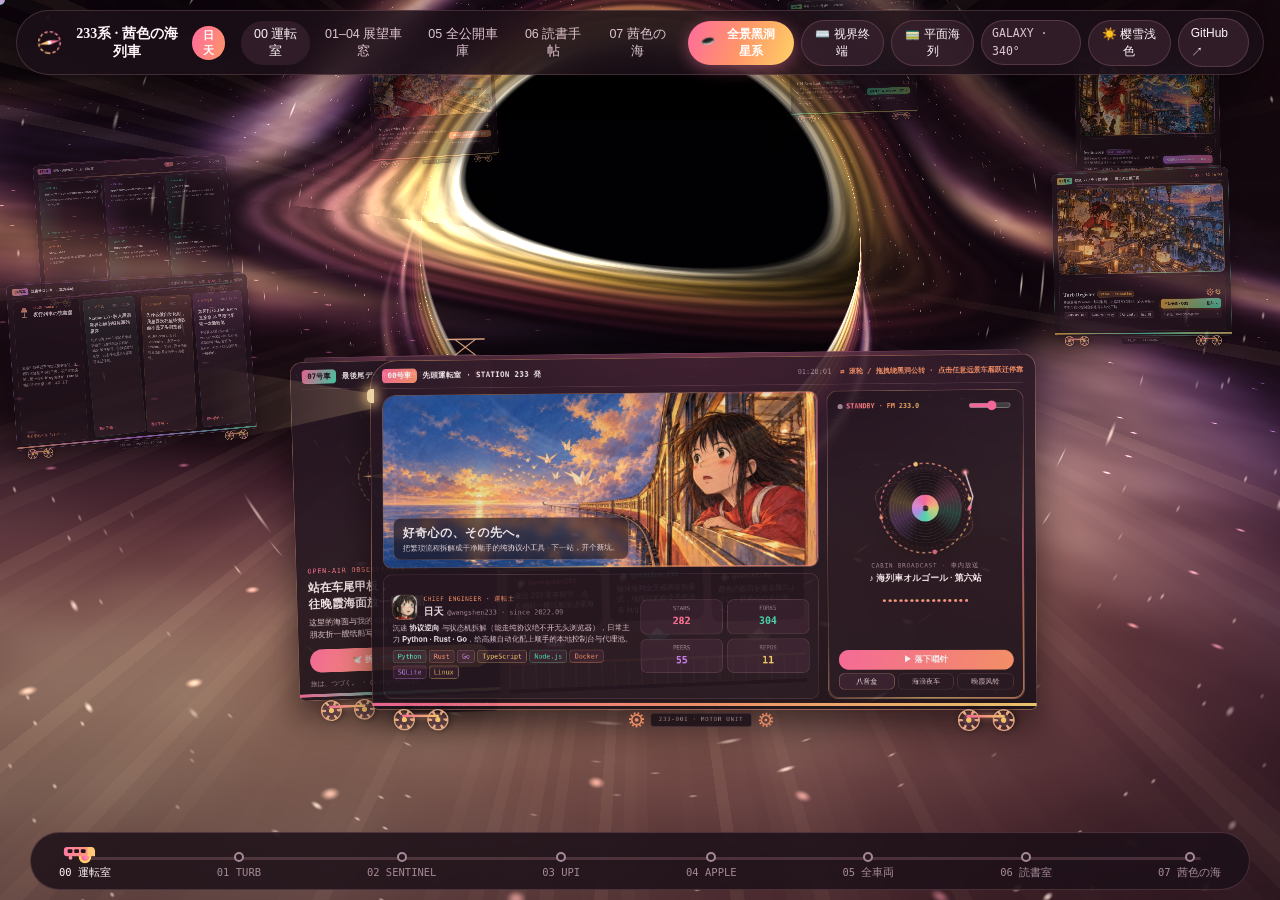
<file: pages.html>
<!DOCTYPE html>
<html lang="zh-CN">
<head>
  <meta charset="utf-8" />
  <meta http-equiv="refresh" content="0; url=./" />
  <title>Redirecting to Station 233…</title>
</head>
<body>
  <p><a href="./">前往 Station 233 首页 →</a></p>
</body>
</html>
</file>
<file: style.css>
/* ==========================================================================
   Station 233 · 茜色の海列車 (V5 — 100% Uncropped Panoramic Windows + 3D Ring)
   STRICTLY 0% DARK BLUE! Velvet Espresso-Plum × Sakura-Rose × Apricot-Gold
   ========================================================================== */

@property --sheen-angle {
  syntax: "<angle>";
  initial-value: 0deg;
  inherits: false;
}

:root,
[data-theme="dark"] {
  /* Rich 5-Stop Painted Anime Twilight (Mulberry-Orchid -> Berry -> Crimson -> Persimmon -> Honey Gold; 0% Dark Blue!) */
  --sky-1: #21111f;
  --sky-2: #461a36;
  --sky-3: #842d4a;
  --sky-4: #cc5946;
  --sky-5: #f4a459;
  --sky-glow: rgba(255, 166, 108, 0.48);

  /* Iridescent Sea: Warm Jade-Seafoam + Molten Gold + Berry Wine */
  --sea-top: #5e2639;
  --sea-mid: #2a1422;
  --sea-deep: #150b12;
  --jade-shimmer: rgba(68, 218, 182, 0.22);

  --car-shell-top: #291824;
  --car-shell-bot: #1a1017;
  --car-roof: #3d2332;
  --car-interior: rgba(36, 22, 31, 0.9);
  --car-panel: rgba(56, 34, 47, 0.76);
  --car-panel-solid: #281822;
  --hud-glass: rgba(28, 16, 24, 0.84);

  --paper-bg: #2f1e27;
  --paper-alt: #36222c;
  --paper-border: rgba(255, 174, 162, 0.3);

  --border-subtle: rgba(255, 176, 196, 0.18);
  --border-strong: rgba(255, 188, 148, 0.4);
  --ink: #fef5f8;
  --sub: #dec5d0;
  --muted: #a68997;

  /* Default Carriage Accent (overridden per carriage for rich variety!) */
  --grad-1: #ff6b9d;
  --grad-2: #ff9668;
  --grad-3: #ffd166;
  --accent-jade: #46e0b6;
  --accent-orchid: #cb80ff;
  --accent-amber: #ffbe55;
  --accent-coral: #ff686b;

  --shadow-car: 0 24px 55px rgba(10, 4, 8, 0.68);
  --vinyl-body: #120d11;
  --vinyl-groove: #2d1f28;
  --wheel-metal: #523443;
  --wheel-rim: #f0b28a;
}

[data-theme="light"] {
  /* Watercolor Pastel Sky: Ivory -> Wisteria Blush -> Peach -> Honey Apricot */
  --sky-1: #fff9fb;
  --sky-2: #f9eaf6;
  --sky-3: #ffdbe6;
  --sky-4: #ffc5ad;
  --sky-5: #ffe29e;
  --sky-glow: rgba(255, 176, 118, 0.55);

  --sea-top: #ffbfd0;
  --sea-mid: #ffe0dc;
  --sea-deep: #eefaf6;
  --jade-shimmer: rgba(58, 198, 166, 0.25);

  --car-shell-top: #fffcf9;
  --car-shell-bot: #fff2ec;
  --car-roof: #f5d6df;
  --car-interior: rgba(255, 253, 251, 0.94);
  --car-panel: rgba(255, 243, 246, 0.9);
  --car-panel-solid: #fff7f9;
  --hud-glass: rgba(255, 250, 252, 0.88);

  --paper-bg: #fffdf9;
  --paper-alt: #fff6f2;
  --paper-border: rgba(232, 95, 136, 0.25);

  --border-subtle: rgba(218, 98, 138, 0.18);
  --border-strong: rgba(236, 126, 96, 0.42);
  --ink: #2a1b23;
  --sub: #634855;
  --muted: #987a88;

  --grad-1: #e85282;
  --grad-2: #f27d59;
  --grad-3: #e8a238;
  --accent-jade: #18a985;
  --accent-orchid: #9b51e0;
  --accent-amber: #d98218;
  --accent-coral: #e54d58;

  --shadow-car: 0 20px 46px rgba(152, 74, 96, 0.16);
  --vinyl-body: #241920;
  --vinyl-groove: #412d39;
  --wheel-metal: #8a6270;
  --wheel-rim: #e07b67;
}

*,
*::before,
*::after {
  box-sizing: border-box;
}

html,
body {
  margin: 0;
  padding: 0;
  width: 100%;
  height: 100%;
  overflow: hidden;
  background: var(--sky-1);
  color: var(--ink);
  font-family: -apple-system, BlinkMacSystemFont, "Segoe UI", "PingFang SC", "Hiragino Sans", "Microsoft YaHei", sans-serif;
  line-height: 1.55;
  -webkit-font-smoothing: antialiased;
}

.serif-jp {
  font-family: "Yu Mincho", "Hiragino Mincho ProN", "Noto Serif JP", "Noto Serif SC", "Songti SC", Georgia, serif;
}

.mono {
  font-family: ui-monospace, "SFMono-Regular", Menlo, Consolas, monospace;
}

.sunset-text {
  background: linear-gradient(105deg, var(--grad-1), var(--grad-2) 52%, var(--grad-3));
  -webkit-background-clip: text;
  background-clip: text;
  color: transparent;
}

#cosmos-canvas {
  position: fixed;
  inset: 0;
  width: 100%;
  height: 100%;
  pointer-events: none;
  z-index: 0;
  display: none;
}

body.galaxy-mode #cosmos-canvas {
  display: block;
}

body.galaxy-mode .world-viewport {
  background: transparent;
}

body.galaxy-mode .sky-layer,
body.galaxy-mode .viaduct-layer,
body.galaxy-mode .sea-foreground,
body.galaxy-mode .catenary-wire,
body.galaxy-mode .coupler,
body.galaxy-mode .ring-floor-halo {
  display: none;
}

body.galaxy-mode .train-track-world {
  position: fixed;
  inset: 0;
  padding: 0;
  transform: none !important;
  pointer-events: none;
  z-index: 20;
}

body.galaxy-mode .train-consist {
  position: relative;
  width: 100vw;
  height: 100vh;
}

body.galaxy-mode .carriage {
  position: absolute;
  left: 50%;
  top: 50%;
  pointer-events: auto;
  transform-origin: center center;
  will-change: transform, opacity;
}

body.galaxy-mode .carriage.tail-deck {
  backdrop-filter: none;
}

body.galaxy-mode .carriage.orbit-satellite {
  cursor: pointer;
}

body.galaxy-mode .carriage.orbit-satellite:hover {
  border-color: #ffd166;
  box-shadow: 0 0 36px rgba(255, 190, 108, 0.55);
}

#ambient-canvas {
  position: fixed;
  inset: 0;
  width: 100%;
  height: 100%;
  pointer-events: none;
  z-index: 35;
}

@keyframes spinCW {
  to { transform: rotate(360deg); }
}

@keyframes spinCCW {
  to { transform: rotate(-360deg); }
}

@keyframes sheenRotate {
  to { --sheen-angle: 360deg; }
}

/* ==========================================================================
   Always-Alive 360° Flowing Sunset Comet-Light Border (ZERO overlap on art!)
   ========================================================================== */
.sheen-frame {
  position: relative;
}

.sheen-frame::after,
.luggage-tag::after,
.note-card::after {
  content: "";
  position: absolute;
  inset: 0;
  border-radius: inherit;
  padding: 2px;
  background: conic-gradient(
    from var(--sheen-angle),
    transparent 0deg 40deg,
    var(--car-c1, var(--grad-1)) 85deg,
    var(--car-c2, var(--accent-jade)) 135deg,
    var(--car-c3, var(--grad-3)) 180deg,
    transparent 225deg 360deg
  );
  -webkit-mask: linear-gradient(#000 0 0) content-box, linear-gradient(#000 0 0);
  -webkit-mask-composite: xor;
  mask-composite: exclude;
  pointer-events: none;
  opacity: 0.65;
  animation: sheenRotate 3.6s linear infinite;
  transition: opacity 0.25s ease;
  z-index: 4;
}

.luggage-tag::after,
.note-card::after {
  opacity: 0;
}

.sheen-frame:hover::after,
.luggage-tag:hover::after,
.note-card:hover::after {
  opacity: 1;
}

/* ==========================================================================
   Top Railway Control HUD
   ========================================================================== */
.top-hud {
  position: fixed;
  top: 10px;
  left: 16px;
  right: 16px;
  z-index: 60;
  pointer-events: none;
}

.hud-inner {
  max-width: 1380px;
  margin: 0 auto;
  padding: 7px 14px;
  border-radius: 999px;
  background: var(--hud-glass);
  backdrop-filter: blur(16px);
  -webkit-backdrop-filter: blur(16px);
  border: 1px solid var(--border-subtle);
  box-shadow: 0 12px 32px rgba(0, 0, 0, 0.25);
  display: flex;
  align-items: center;
  justify-content: space-between;
  gap: 10px;
  pointer-events: auto;
}

.brand-btn {
  display: inline-flex;
  align-items: center;
  gap: 9px;
  background: transparent;
  border: none;
  color: var(--ink);
  font-size: 14px;
  font-weight: 600;
  cursor: pointer;
  padding: 3px 6px;
}

.hud-compass-svg {
  width: 25px;
  height: 25px;
  flex-shrink: 0;
  animation: spinCW 12s linear infinite;
}

.compass-needle {
  transform-origin: 14px 14px;
  transform: rotate(var(--compass-deg, 25deg));
}

.brand-tag {
  font-size: 11px;
  padding: 2px 7px;
  border-radius: 999px;
  background: linear-gradient(110deg, var(--grad-1), var(--grad-2));
  color: #fff;
}

.hud-quick-nav {
  display: flex;
  align-items: center;
  gap: 4px;
}

.hud-quick-nav button {
  border: none;
  background: transparent;
  color: var(--sub);
  font-size: 12.5px;
  padding: 5px 10px;
  border-radius: 999px;
  cursor: pointer;
  transition: color 0.2s, background 0.2s;
}

.hud-quick-nav button:hover,
.hud-quick-nav button.active {
  color: var(--ink);
  background: var(--car-panel);
}

.hud-actions {
  display: flex;
  align-items: center;
  gap: 7px;
}

/* Prominent 3D Ring Mode Toggle Button */
.ring-mode-btn {
  display: inline-flex;
  align-items: center;
  gap: 6px;
  padding: 5px 13px;
  border-radius: 999px;
  border: none;
  background: linear-gradient(110deg, var(--grad-1), var(--grad-2), var(--grad-3));
  color: #fff;
  font-size: 12px;
  font-weight: 700;
  cursor: pointer;
  box-shadow: 0 4px 16px rgba(255, 122, 162, 0.42);
  transition: transform 0.18s ease, box-shadow 0.2s ease;
}

.ring-mode-btn:hover {
  transform: scale(1.04);
  box-shadow: 0 6px 22px rgba(255, 156, 118, 0.58);
}

.spin-icon {
  display: inline-block;
  animation: spinCW 5s linear infinite;
}

.speed-pill {
  font-size: 11.5px;
  color: var(--sub);
  padding: 4px 10px;
  border-radius: 999px;
  border: 1px solid var(--border-subtle);
  background: var(--car-panel);
}

.hud-btn {
  display: inline-flex;
  align-items: center;
  gap: 5px;
  padding: 5px 12px;
  border-radius: 999px;
  border: 1px solid var(--border-subtle);
  background: var(--car-panel);
  color: var(--ink);
  font-size: 12px;
  text-decoration: none;
  cursor: pointer;
}

/* ==========================================================================
   World Viewport & Giant Rotating Celestial Astrolabe
   ========================================================================== */
.world-viewport {
  position: relative;
  width: 100vw;
  height: 100vh;
  overflow: hidden;
  background:
    radial-gradient(ellipse 55% 42% at 62% 22%, rgba(255, 190, 112, 0.28), transparent 70%),
    radial-gradient(ellipse 48% 36% at 18% 28%, rgba(203, 128, 255, 0.18), transparent 70%),
    radial-gradient(ellipse 60% 24% at 45% 84%, var(--jade-shimmer), transparent 72%),
    linear-gradient(
      180deg,
      var(--sky-1) 0%,
      var(--sky-2) 26%,
      var(--sky-3) 52%,
      var(--sky-4) 72%,
      var(--sky-5) 82.8%,
      var(--sea-top) 83.2%,
      var(--sea-mid) 91%,
      var(--sea-deep) 100%
    );
  cursor: grab;
  user-select: none;
}

.world-viewport.dragging {
  cursor: grabbing;
}

.sky-layer {
  position: absolute;
  inset: 0;
  width: 160vw;
  pointer-events: none;
  z-index: 1;
  will-change: transform;
}

.celestial-sun-assembly {
  position: absolute;
  left: 52vw;
  top: -6vh;
  width: 580px;
  height: 580px;
  display: flex;
  align-items: center;
  justify-content: center;
  perspective: 1000px;
  transform: rotate(var(--scroll-boost-deg, 0deg));
}

/* Rotating Conic Sunset God-Rays */
.sun-godrays {
  position: absolute;
  width: 780px;
  height: 780px;
  border-radius: 50%;
  background: repeating-conic-gradient(
    from 0deg,
    rgba(255, 198, 138, 0.14) 0deg 10deg,
    transparent 10deg 24deg,
    rgba(255, 128, 166, 0.11) 24deg 32deg,
    transparent 32deg 45deg
  );
  mask-image: radial-gradient(circle, #000 18%, transparent 68%);
  -webkit-mask-image: radial-gradient(circle, #000 18%, transparent 68%);
  animation: spinCW 22s linear infinite;
}

.sunset-orb {
  position: relative;
  width: 210px;
  height: 210px;
  border-radius: 50%;
  background: radial-gradient(
    circle at 50% 50%,
    #fff7e8 0%,
    #ffd194 45%,
    #ff8ca7 82%,
    #d65c7a 100%
  );
  filter: blur(4px);
  opacity: 0.72;
  box-shadow: 0 0 130px 55px var(--sky-glow);
}

.astrolabe-svg {
  position: absolute;
  inset: 0;
  width: 100%;
  height: 100%;
  pointer-events: none;
}

.astrolabe-svg.ring-outer {
  animation: spinCW 16s linear infinite;
}

.astrolabe-svg.ring-middle {
  animation: spinCCW 10.5s linear infinite;
}

.astrolabe-svg.ring-inner {
  animation: spinCW 13s linear infinite;
}

.gyro-orbit-ring {
  position: absolute;
  width: 470px;
  height: 470px;
  border-radius: 50%;
  border: 1.8px solid rgba(255, 202, 146, 0.48);
  box-shadow: 0 0 24px rgba(255, 138, 168, 0.28);
  animation: gyroOrbitA 7.5s linear infinite;
}

.gyro-orbit-ring::after {
  content: "";
  position: absolute;
  top: -6px;
  left: 50%;
  width: 11px;
  height: 11px;
  border-radius: 50%;
  background: #fff5dc;
  box-shadow: 0 0 16px 5px #ff9c76;
}

.gyro-orbit-ring.gyro-alt {
  width: 390px;
  height: 390px;
  border-color: rgba(255, 134, 168, 0.44);
  animation: gyroOrbitB 9.5s linear infinite;
}

@keyframes gyroOrbitA {
  0%   { transform: rotateX(66deg) rotateY(-20deg) rotateZ(0deg); }
  100% { transform: rotateX(66deg) rotateY(-20deg) rotateZ(360deg); }
}

@keyframes gyroOrbitB {
  0%   { transform: rotateX(62deg) rotateY(26deg) rotateZ(360deg); }
  100% { transform: rotateX(62deg) rotateY(26deg) rotateZ(0deg); }
}

.cloud-band {
  position: absolute;
  border-radius: 999px;
  filter: blur(16px);
  opacity: 0.58;
}

.cloud-1 {
  width: 560px;
  height: 40px;
  left: 6vw;
  top: 13vh;
  background: linear-gradient(90deg, transparent, rgba(206, 134, 255, 0.52), rgba(255, 138, 178, 0.5), transparent);
}

.cloud-2 {
  width: 720px;
  height: 46px;
  left: 42vw;
  top: 21vh;
  background: linear-gradient(90deg, transparent, rgba(255, 148, 122, 0.55), rgba(255, 218, 128, 0.55), transparent);
}

.cloud-3 {
  width: 600px;
  height: 36px;
  left: 90vw;
  top: 15vh;
  background: linear-gradient(90deg, transparent, rgba(92, 232, 194, 0.36), rgba(255, 188, 136, 0.5), transparent);
}

/* Layer 1: Visible Skyline Windmills & Viaduct */
.viaduct-layer {
  position: absolute;
  left: 0;
  bottom: 0;
  width: 4800px;
  height: 100vh;
  pointer-events: none;
  z-index: 2;
  will-change: transform;
}

.windmill-cluster {
  position: absolute;
  width: 84px;
  height: 120px;
}

.windmill-cluster.small {
  transform: scale(0.76);
  transform-origin: bottom center;
}

.windmill-mast {
  position: absolute;
  left: 40px;
  bottom: 0;
  width: 4px;
  height: 76px;
  background: linear-gradient(180deg, rgba(255, 186, 168, 0.55), transparent);
}

.windmill-blades {
  position: absolute;
  left: 2px;
  top: 4px;
  width: 80px;
  height: 80px;
  animation: spinCW 5.2s linear infinite;
}

.windmill-blades.reverse-spin {
  animation: spinCCW 4.4s linear infinite;
}

.lighthouse-tower {
  position: absolute;
  width: 14px;
  height: 86px;
  background: linear-gradient(180deg, #ff9c76, transparent);
  clip-path: polygon(22% 0%, 78% 0%, 100% 100%, 0% 100%);
}

.lighthouse-lamp {
  position: absolute;
  top: 0;
  left: 2px;
  width: 10px;
  height: 8px;
  border-radius: 50%;
  background: #fff3d1;
  box-shadow: 0 0 18px 6px #ffc978;
}

.lighthouse-beam {
  position: absolute;
  top: -16px;
  left: -210px;
  width: 434px;
  height: 44px;
  background: linear-gradient(90deg, transparent, rgba(255, 212, 148, 0.28) 44%, rgba(255, 240, 196, 0.55) 50%, rgba(255, 212, 148, 0.28) 56%, transparent);
  transform-origin: 217px 22px;
  animation: beaconSweep 4.5s ease-in-out infinite alternate;
}

@keyframes beaconSweep {
  0%   { transform: rotate(-18deg); opacity: 0.55; }
  50%  { transform: rotate(2deg); opacity: 1; }
  100% { transform: rotate(18deg); opacity: 0.55; }
}

/* ==========================================================================
   Layer 2: Coupled Sea-Train Consist (Linear + 360° 3D Ring Carousel Mode!)
   ========================================================================== */
.train-track-world {
  position: absolute;
  left: 0;
  bottom: 16.5vh;
  z-index: 10;
  padding: 0 9vw 0 5vw;
  will-change: transform;
}

.catenary-wire {
  position: absolute;
  top: -36px;
  left: 0;
  right: 0;
  height: 2px;
  background: linear-gradient(90deg, transparent, rgba(255, 184, 172, 0.35) 3%, rgba(255, 184, 172, 0.35) 97%, transparent);
  pointer-events: none;
}

.train-consist {
  display: flex;
  align-items: stretch;
}

/* 360° 3D Rotating Star-Ring Mode Styles */
.ring-floor-halo {
  position: absolute;
  left: 50%;
  bottom: 6vh;
  width: 1100px;
  height: 1100px;
  margin-left: -550px;
  border-radius: 50%;
  border: 3px dashed rgba(255, 188, 142, 0.48);
  box-shadow: 0 0 80px rgba(255, 122, 162, 0.35), inset 0 0 80px rgba(255, 196, 136, 0.25);
  transform: perspective(1000px) rotateX(76deg) rotateZ(0deg);
  opacity: 0;
  pointer-events: none;
  z-index: 4;
  transition: opacity 0.6s ease;
  animation: ringFloorSpin 18s linear infinite;
}

@keyframes ringFloorSpin {
  from { transform: perspective(1000px) rotateX(76deg) rotateZ(0deg); }
  to   { transform: perspective(1000px) rotateX(76deg) rotateZ(360deg); }
}

body.ring-mode .ring-floor-halo {
  opacity: 1;
}

body.ring-mode .catenary-wire,
body.ring-mode .coupler {
  opacity: 0;
  pointer-events: none;
}

body.ring-mode .train-track-world {
  left: 50%;
  top: 50%;
  bottom: auto;
  padding: 0;
  perspective: 2400px;
  transform: translate(-50%, -48%) !important;
}

body.ring-mode .train-consist {
  position: relative;
  width: 0;
  height: 0;
  transform-style: preserve-3d;
}

body.ring-mode .carriage {
  position: absolute;
  left: 0;
  top: 0;
  backface-visibility: hidden;
  -webkit-backface-visibility: hidden;
  transition: transform 0.75s cubic-bezier(0.22, 1, 0.36, 1);
}

/* Base Carriage Shell + Per-Carriage Boutique Color Liveries! */
.carriage {
  --car-c1: var(--grad-1);
  --car-c2: var(--grad-2);
  --car-c3: var(--grad-3);
  position: relative;
  height: clamp(496px, 65vh, 556px);
  flex-shrink: 0;
  background:
    radial-gradient(ellipse 80% 45% at 50% 0%, color-mix(in srgb, var(--car-c1) 13%, transparent), transparent 72%),
    linear-gradient(180deg, var(--car-shell-top) 0%, var(--car-shell-bot) 100%);
  border: 1.5px solid color-mix(in srgb, var(--car-c2) 45%, rgba(255, 255, 255, 0.12));
  border-radius: 20px 20px 10px 10px;
  box-shadow: var(--shadow-car);
  display: flex;
  flex-direction: column;
  justify-content: space-between;
  padding: 12px 18px 16px;
}

/* Distinct Per-Carriage Color Signatures inspired by each Ghibli Painting */
.carriage[data-car="0"] { --car-c1: #ff6b9d; --car-c2: #ff9a6c; --car-c3: #ffd875; }
.carriage[data-car="1"] { --car-c1: #ffb347; --car-c2: #46e0b6; --car-c3: #ffe484; } /* Turb: Lantern Gold × Sea-Jade */
.carriage[data-car="2"] { --car-c1: #c77dff; --car-c2: #ff7aa8; --car-c3: #ffd166; } /* Sentinel: Starry Orchid × Key Gold */
.carriage[data-car="3"] { --car-c1: #38dfa8; --car-c2: #a8e86c; --car-c3: #ffd166; } /* UPI: Emerald Lagoon × Ring Gold */
.carriage[data-car="4"] { --car-c1: #ff5d6c; --car-c2: #ff9c59; --car-c3: #ffe07d; } /* Apple: Camellia Coral × Harbor Amber */
.carriage[data-car="5"] { --car-c1: #ff85a1; --car-c2: #c77dff; --car-c3: #46e0b6; } /* Cargo: Prismatic Workshop */
.carriage[data-car="6"] { --car-c1: #f7a072; --car-c2: #cb80ff; --car-c3: #56e3b8; } /* Lounge: Salon Warmth */
.carriage[data-car="7"] { --car-c1: #ff6b9d; --car-c2: #46e0b6; --car-c3: #ffd166; } /* Tail: Aurora Sea */

.car-roof-trim {
  position: absolute;
  top: -8px;
  left: 22px;
  right: 22px;
  height: 7px;
  border-radius: 8px 8px 0 0;
  background: linear-gradient(90deg, var(--car-roof), color-mix(in srgb, var(--car-c1) 28%, var(--car-roof)), var(--car-roof));
  border: 1px solid var(--border-subtle);
  border-bottom: none;
}

.waist-stripe {
  position: absolute;
  left: 0;
  right: 0;
  bottom: 5px;
  height: 5px;
  background: linear-gradient(90deg, var(--car-c1), var(--car-c2), var(--car-c3));
  opacity: 0.96;
}

.car-header-bar {
  display: flex;
  align-items: center;
  justify-content: space-between;
  gap: 12px;
  padding-bottom: 8px;
  border-bottom: 1px solid var(--border-subtle);
  flex-shrink: 0;
}

.rollsign {
  display: inline-flex;
  align-items: center;
  gap: 9px;
  font-size: 12px;
}

.car-num {
  padding: 2px 9px;
  border-radius: 6px;
  background: linear-gradient(115deg, var(--car-c1), var(--car-c2));
  color: #1c1018;
  font-weight: 800;
}

.carriage[data-car="0"] .car-num,
.carriage[data-car="2"] .car-num,
.carriage[data-car="4"] .car-num {
  color: #fff;
}

.roll-dest {
  font-weight: 600;
  color: var(--ink);
  letter-spacing: 0.04em;
}

/* Couplers */
.coupler {
  width: 32px;
  flex-shrink: 0;
  display: flex;
  flex-direction: column;
  align-items: center;
  justify-content: flex-end;
  padding-bottom: 16px;
  transition: opacity 0.4s;
}

.bellows {
  width: 32px;
  height: 74%;
  margin-bottom: 18px;
  display: flex;
  justify-content: space-between;
  padding: 0 3px;
  background: rgba(24, 14, 19, 0.55);
  border-top: 2px solid var(--border-subtle);
  border-bottom: 2px solid var(--border-subtle);
}

[data-theme="light"] .bellows {
  background: rgba(212, 152, 166, 0.28);
}

.bellows span {
  width: 6px;
  height: 100%;
  border-radius: 3px;
  background: linear-gradient(180deg, var(--car-roof), var(--car-shell-bot));
  border: 1px solid var(--border-subtle);
}

.coupler-bar {
  width: 36px;
  height: 7px;
  border-radius: 3px;
  background: var(--wheel-metal);
  border: 1px solid var(--border-strong);
}

/* Undercarriage, Spoked Wheels, Coupling Rod & Meshed Gears */
.undercarriage {
  position: absolute;
  left: 34px;
  right: 34px;
  bottom: -34px;
  height: 34px;
  display: flex;
  align-items: center;
  justify-content: space-between;
  pointer-events: none;
}

.bogie {
  display: flex;
  align-items: center;
  gap: 20px;
  position: relative;
}

.coupling-rod {
  position: absolute;
  left: 14px;
  right: 14px;
  height: 4.5px;
  border-radius: 3px;
  background: linear-gradient(90deg, var(--grad-1), var(--grad-3));
  box-shadow: 0 0 10px rgba(255, 172, 130, 0.6);
  z-index: 4;
  transform: translate(calc(cos(var(--wheel-deg, 0deg)) * 6px), calc(sin(var(--wheel-deg, 0deg)) * 6px));
}

.wheel {
  width: 34px;
  height: 34px;
  border-radius: 50%;
  background:
    radial-gradient(circle, var(--grad-3) 0 4px, var(--wheel-metal) 4.5px 9px, transparent 9.5px),
    conic-gradient(
      from 0deg,
      var(--wheel-rim) 0deg 18deg, transparent 18deg 60deg,
      var(--wheel-rim) 60deg 78deg, transparent 78deg 120deg,
      var(--wheel-rim) 120deg 138deg, transparent 138deg 180deg,
      var(--wheel-rim) 180deg 198deg, transparent 198deg 240deg,
      var(--wheel-rim) 240deg 258deg, transparent 258deg 300deg,
      var(--wheel-rim) 300deg 318deg, transparent 318deg 360deg
    );
  border: 2.5px solid var(--wheel-rim);
  box-shadow: 0 3px 10px rgba(0, 0, 0, 0.5);
  transform: rotate(var(--wheel-deg, 0deg));
  z-index: 2;
}

.under-gears {
  display: inline-flex;
  align-items: center;
  gap: 8px;
}

.gear-svg {
  width: 28px;
  height: 28px;
  color: var(--grad-2);
}

.gear-svg.small {
  width: 21px;
  height: 21px;
  color: var(--grad-3);
}

.gear-cw {
  animation: spinCW 4.2s linear infinite;
}

.gear-ccw {
  animation: spinCCW 3.2s linear infinite;
}

.under-tank {
  font-family: ui-monospace, monospace;
  font-size: 9px;
  letter-spacing: 0.14em;
  color: var(--muted);
  padding: 3px 12px;
  border-radius: 5px;
  background: var(--car-shell-bot);
  border: 1px solid var(--border-subtle);
}

/* ==========================================================================
   CAR 00 · Locomotive — 100% Uncropped 2.5:1 cover.jpg + Console + Radio
   ========================================================================== */
.locomotive {
  width: clamp(980px, 82vw, 1080px);
  border-top-left-radius: 42px;
}

.pantograph {
  position: absolute;
  top: -37px;
  left: 110px;
  width: 84px;
  height: 32px;
  color: var(--wheel-rim);
}

.headlight-lamp {
  position: absolute;
  left: -6px;
  top: 44px;
  width: 11px;
  height: 22px;
  border-radius: 6px 0 0 6px;
  background: #ffe7b3;
  box-shadow: 0 0 18px 5px rgba(255, 205, 132, 0.85);
}

.headlight-cone {
  position: absolute;
  left: -260px;
  top: 6px;
  width: 260px;
  height: 124px;
  background: linear-gradient(90deg, transparent, rgba(255, 214, 152, 0.25));
  clip-path: polygon(100% 36%, 0% 0%, 0% 100%, 100% 56%);
  pointer-events: none;
}

.cab-meta {
  display: flex;
  align-items: center;
  gap: 14px;
  font-size: 11px;
  color: var(--muted);
}

.scroll-hint {
  color: var(--grad-2);
  font-weight: 600;
}

.loco-split {
  flex: 1;
  min-height: 0;
  display: grid;
  grid-template-columns: 1fr 306px;
  gap: 14px;
  padding-top: 10px;
}

.loco-left-wing {
  display: flex;
  flex-direction: column;
  justify-content: space-between;
  gap: 10px;
  min-height: 0;
}

/* Exact 2.5:1 Panoramic Frame matching cover.jpg (1600x640) — ZERO CROPPING! */
.pano-cover-frame {
  position: relative;
  width: 100%;
  aspect-ratio: 1600 / 640;
  max-height: 282px;
  border-radius: 22px 14px 14px 14px;
  overflow: hidden;
  border: 1.5px solid var(--border-strong);
  background: #1a1015;
}

.pano-cover-frame img {
  width: 100%;
  height: 100%;
  object-fit: cover;
  object-position: center center;
  display: block;
}

.pano-cover-caption {
  position: absolute;
  left: 16px;
  bottom: 12px;
  max-width: 60%;
  padding: 8px 14px;
  border-radius: 12px;
  background: rgba(24, 13, 18, 0.62);
  backdrop-filter: blur(6px);
  border: 1px solid rgba(255, 184, 168, 0.28);
}

.pano-cover-caption h1 {
  margin: 0;
  font-size: 19px;
  color: #fff6f9;
  letter-spacing: 0.05em;
}

.pano-cover-caption p {
  margin: 2px 0 0;
  font-size: 11.5px;
  color: rgba(255, 238, 243, 0.88);
}

/* Lower Driver Console below Cover Window */
.driver-console {
  flex: 1;
  display: grid;
  grid-template-columns: 1.45fr 1fr;
  gap: 12px;
  align-items: center;
  padding: 10px 14px;
  border-radius: 14px;
  background: var(--car-interior);
  border: 1px solid var(--border-subtle);
}

.driver-id-row {
  display: flex;
  align-items: center;
  gap: 10px;
  margin-bottom: 5px;
}

.driver-avatar {
  width: 40px;
  height: 40px;
  border-radius: 11px;
  object-fit: cover;
  border: 1.5px solid var(--border-strong);
}

.driver-role {
  display: block;
  font-size: 9.5px;
  letter-spacing: 0.1em;
  color: var(--grad-2);
}

.driver-title h2 {
  margin: 0;
  font-size: 16px;
  display: flex;
  align-items: baseline;
  gap: 6px;
}

.driver-title h2 span {
  font-size: 11px;
  font-weight: 400;
  color: var(--muted);
}

.driver-summary {
  margin: 0 0 7px;
  font-size: 12px;
  color: var(--sub);
  line-height: 1.48;
}

.driver-summary strong {
  color: var(--ink);
}

.circuit-switches {
  display: flex;
  flex-wrap: wrap;
  gap: 4px;
}

.circuit-switches span {
  font-size: 10.5px;
  padding: 1.5px 7px;
  border-radius: 5px;
  background: var(--car-panel);
  border: 1px solid var(--border-subtle);
  color: var(--ink);
}

/* Colorful Tech Pills & Multi-Color Cab Gauges */
.circuit-switches span:nth-child(4n+1) { border-color: rgba(70, 224, 182, 0.38); color: var(--accent-jade); }
.circuit-switches span:nth-child(4n+2) { border-color: rgba(255, 150, 104, 0.4); color: var(--grad-2); }
.circuit-switches span:nth-child(4n+3) { border-color: rgba(203, 128, 255, 0.38); color: var(--accent-orchid); }
.circuit-switches span:nth-child(4n+4) { border-color: rgba(255, 209, 102, 0.4); color: var(--grad-3); }

.cab-gauges {
  display: grid;
  grid-template-columns: 1fr 1fr;
  gap: 7px;
}

.gauge-box {
  padding: 7px 6px;
  border-radius: 10px;
  background: var(--car-panel);
  border: 1px solid var(--border-subtle);
  text-align: center;
}

.gauge-box:nth-child(1) strong { color: var(--grad-1); }
.gauge-box:nth-child(2) strong { color: var(--accent-jade); }
.gauge-box:nth-child(3) strong { color: var(--accent-orchid); }
.gauge-box:nth-child(4) strong { color: var(--grad-3); }

.gauge-box small {
  display: block;
  font-size: 9px;
  color: var(--muted);
}

.gauge-box strong {
  font-size: 15.5px;
}

/* Cab FM 233.0 Vinyl Radio Deck */
.cab-radio-deck {
  display: flex;
  flex-direction: column;
  justify-content: space-between;
  padding: 14px 16px;
  border-radius: 16px;
  background: var(--car-interior);
  border: 1px solid var(--border-strong);
}

.radio-header {
  display: flex;
  align-items: center;
  justify-content: space-between;
  gap: 8px;
}

.on-air-wrap {
  display: inline-flex;
  align-items: center;
  gap: 6px;
  font-size: 10.5px;
  font-weight: 700;
}

.on-air-dot {
  width: 8px;
  height: 8px;
  border-radius: 50%;
  background: var(--muted);
}

.on-air-dot.live {
  background: var(--accent-jade);
  box-shadow: 0 0 12px var(--accent-jade);
}

.vol-slider {
  width: 66px;
  accent-color: var(--grad-1);
  cursor: pointer;
}

.radio-stage {
  display: flex;
  flex-direction: column;
  align-items: center;
  text-align: center;
  gap: 8px;
}

.turntable {
  position: relative;
  width: 150px;
  height: 150px;
  display: flex;
  align-items: center;
  justify-content: center;
  cursor: pointer;
  perspective: 500px;
}

.turntable-bezel {
  position: absolute;
  inset: 0;
  width: 150px;
  height: 150px;
  pointer-events: none;
  animation: spinCCW 9s linear infinite;
}

.turntable-gyro-halo {
  position: absolute;
  inset: -4px;
  border-radius: 50%;
  border: 1.8px dashed rgba(255, 156, 118, 0.65);
  pointer-events: none;
  animation: turntableGyroA 4.6s linear infinite;
}

.turntable-gyro-halo.alt {
  inset: 4px;
  border-color: rgba(255, 122, 162, 0.55);
  animation: turntableGyroB 5.8s linear infinite;
}

@keyframes turntableGyroA {
  0%   { transform: rotateX(60deg) rotateY(18deg) rotateZ(0deg); }
  100% { transform: rotateX(60deg) rotateY(18deg) rotateZ(360deg); }
}

@keyframes turntableGyroB {
  0%   { transform: rotateX(-56deg) rotateY(22deg) rotateZ(360deg); }
  100% { transform: rotateX(-56deg) rotateY(22deg) rotateZ(0deg); }
}

.vinyl-disc {
  width: 114px;
  height: 114px;
  border-radius: 50%;
  background: repeating-radial-gradient(circle at center, var(--vinyl-body) 0 4px, var(--vinyl-groove) 4px 5px);
  box-shadow: 0 10px 24px rgba(0, 0, 0, 0.42);
  display: flex;
  align-items: center;
  justify-content: center;
  position: relative;
  animation: spinCW 5.5s linear infinite;
  animation-play-state: paused;
}

.vinyl-disc.playing {
  animation-play-state: running;
}

.vinyl-disc::after {
  content: "";
  position: absolute;
  inset: 0;
  border-radius: 50%;
  background: conic-gradient(
    from 20deg,
    transparent 0deg,
    rgba(255, 118, 168, 0.24) 40deg,
    rgba(70, 224, 182, 0.22) 80deg,
    transparent 125deg,
    transparent 180deg,
    rgba(203, 128, 255, 0.24) 225deg,
    rgba(255, 212, 112, 0.24) 265deg,
    transparent 315deg
  );
}

.vinyl-label {
  width: 42px;
  height: 42px;
  border-radius: 50%;
  background: conic-gradient(from 0deg, #ff6b9d, #ffd166, #46e0b6, #c77dff, #ff6b9d);
  display: flex;
  align-items: center;
  justify-content: center;
}

.vinyl-hole {
  width: 9px;
  height: 9px;
  border-radius: 50%;
  background: var(--car-panel-solid);
}

.tonearm {
  position: absolute;
  top: 8px;
  right: 4px;
  width: 34px;
  height: 76px;
  transform-origin: 26px 8px;
  transform: rotate(-26deg);
  transition: transform 0.45s cubic-bezier(0.34, 1.56, 0.64, 1);
  pointer-events: none;
}

.tonearm.playing {
  transform: rotate(6deg);
}

.radio-readout {
  width: 100%;
}

.radio-sub {
  font-size: 9.5px;
  letter-spacing: 0.12em;
  color: var(--muted);
}

.track-title {
  font-size: 14px;
  font-weight: 600;
  margin: 2px 0 6px;
  white-space: nowrap;
  overflow: hidden;
  text-overflow: ellipsis;
}

.eq-row {
  display: flex;
  align-items: flex-end;
  justify-content: center;
  gap: 3.5px;
  height: 20px;
}

.eq-bar {
  width: 5px;
  height: 4px;
  border-radius: 3px;
  background: linear-gradient(to top, var(--grad-1), var(--grad-3));
  transition: height 0.08s ease;
}

.radio-buttons {
  display: flex;
  flex-direction: column;
  gap: 6px;
}

.play-btn {
  width: 100%;
  padding: 7px 14px;
  border-radius: 999px;
  border: none;
  background: linear-gradient(110deg, var(--grad-1), var(--grad-2));
  color: #fff;
  font-size: 12.5px;
  font-weight: 600;
  cursor: pointer;
}

.channel-group {
  display: grid;
  grid-template-columns: repeat(3, 1fr);
  gap: 5px;
}

.station-btn {
  padding: 4px 6px;
  border-radius: 8px;
  border: 1px solid var(--border-subtle);
  background: transparent;
  color: var(--sub);
  font-size: 11px;
  cursor: pointer;
}

.station-btn.active {
  background: var(--car-panel);
  border-color: var(--border-strong);
  color: var(--ink);
}

/* ==========================================================================
   CAR 01–04 · Full-Width 2:1 Panoramic Observation Cars (ZERO CROPPING!)
   ========================================================================== */
.obs-car {
  width: clamp(620px, 48vw, 668px);
}

.repo-metric-pill {
  font-size: 12px;
  font-weight: 700;
}

.obs-pano-stack {
  flex: 1;
  min-height: 0;
  display: flex;
  flex-direction: column;
  justify-content: space-between;
  gap: 10px;
  padding-top: 10px;
}

/* Exact 2:1 Window matching 1040x520 artworks — ZERO mullion lines, ZERO crop! */
.pano-art-window {
  position: relative;
  display: block;
  width: 100%;
  aspect-ratio: 2 / 1;
  max-height: 316px;
  border-radius: 16px;
  overflow: hidden;
  border: 1.5px solid var(--border-strong);
  background: #1a1015;
  text-decoration: none;
}

.pano-art-window img {
  width: 100%;
  height: 100%;
  object-fit: cover;
  object-position: center center;
  display: block;
  transition: transform 0.45s cubic-bezier(0.22, 1, 0.36, 1);
}

.pano-art-window:hover img {
  transform: scale(1.025);
}

.obs-console-bar {
  flex: 1;
  display: grid;
  grid-template-columns: 1.48fr 0.92fr;
  gap: 12px;
  align-items: center;
  padding: 10px 14px;
  border-radius: 14px;
  background: var(--car-interior);
  border: 1px solid var(--border-subtle);
}

.obs-title-row {
  display: flex;
  align-items: center;
  gap: 8px;
  margin-bottom: 3px;
}

.obs-title-row h3 {
  margin: 0;
  font-size: 19px;
}

.lang-chip {
  font-size: 10px;
  padding: 2px 8px;
  border-radius: 999px;
  background: color-mix(in srgb, var(--car-c1) 16%, var(--car-panel));
  border: 1px solid color-mix(in srgb, var(--car-c1) 45%, transparent);
  color: var(--car-c1);
  font-weight: 600;
}

.obs-console-info p {
  margin: 0 0 7px;
  font-size: 12.2px;
  color: var(--sub);
  line-height: 1.45;
}

.obs-console-info code {
  font-family: ui-monospace, monospace;
  font-size: 11px;
  padding: 1px 4px;
  border-radius: 4px;
  background: var(--car-panel);
}

.spec-tags {
  display: flex;
  flex-wrap: wrap;
  gap: 5px;
}

.spec-tags span {
  font-size: 10px;
  padding: 2px 7px;
  border-radius: 5px;
  background: var(--car-panel);
  border: 1px solid var(--border-subtle);
  color: var(--ink);
}

.obs-console-cta {
  display: flex;
  flex-direction: column;
  align-items: stretch;
  gap: 6px;
}

.kinetic-emblem {
  display: flex;
  align-items: center;
  justify-content: flex-end;
  gap: 2px;
  height: 30px;
}

.rune-seal-svg { width: 32px; height: 32px; }
.pinwheel-svg { width: 30px; height: 30px; }

.covenant-rings {
  position: relative;
  width: 32px;
  height: 32px;
  perspective: 200px;
}

.covenant-rings span {
  position: absolute;
  inset: 2px;
  border-radius: 50%;
  border: 2px solid var(--grad-3);
}

.covenant-rings .ring-a { animation: covSpinA 3.4s linear infinite; }
.covenant-rings .ring-b { border-color: var(--grad-1); animation: covSpinB 3.4s linear infinite; }

@keyframes covSpinA {
  0%   { transform: rotateX(56deg) rotateY(20deg) rotateZ(0deg); }
  100% { transform: rotateX(56deg) rotateY(20deg) rotateZ(360deg); }
}

@keyframes covSpinB {
  0%   { transform: rotateX(-56deg) rotateY(20deg) rotateZ(360deg); }
  100% { transform: rotateX(-56deg) rotateY(20deg) rotateZ(0deg); }
}

.ticket-primary {
  display: flex;
  align-items: center;
  justify-content: space-between;
  padding: 7px 12px;
  border-radius: 9px;
  background: linear-gradient(110deg, var(--car-c1), var(--car-c2));
  color: #1b1017;
  font-size: 12px;
  font-weight: 700;
  text-decoration: none;
  box-shadow: 0 5px 16px color-mix(in srgb, var(--car-c1) 32%, transparent);
}

.carriage[data-car="2"] .ticket-primary,
.carriage[data-car="4"] .ticket-primary {
  color: #fff;
}

.ticket-sub {
  display: flex;
  align-items: center;
  justify-content: space-between;
  padding: 4px 10px;
  border-radius: 7px;
  background: var(--car-panel);
  border: 1px dashed var(--border-subtle);
  color: var(--sub);
  font-size: 10.5px;
  text-decoration: none;
}

/* ==========================================================================
   CAR 05 · Baggage & Lab Car
   ========================================================================== */
.cargo-car {
  width: clamp(800px, 66vw, 900px);
}

.filter-bar { display: flex; gap: 5px; }

.filter-chip {
  padding: 3px 10px;
  border-radius: 999px;
  border: 1px solid var(--border-subtle);
  background: transparent;
  color: var(--sub);
  font-size: 11px;
  cursor: pointer;
}

.filter-chip.active {
  background: linear-gradient(110deg, var(--grad-1), var(--grad-2));
  border-color: transparent;
  color: #fff;
}

.cargo-interior {
  flex: 1;
  min-height: 0;
  padding-top: 10px;
  display: flex;
  flex-direction: column;
}

.luggage-rail {
  height: 5px;
  border-radius: 999px;
  background: linear-gradient(90deg, var(--wheel-metal), var(--wheel-rim), var(--wheel-metal));
  margin-bottom: 10px;
  opacity: 0.7;
}

.luggage-rack {
  flex: 1;
  min-height: 0;
  display: grid;
  grid-template-columns: repeat(3, 1fr);
  grid-auto-rows: 1fr;
  gap: 11px;
  overflow-y: auto;
}

.luggage-tag {
  --tag-accent: #46e0b6;
  position: relative;
  display: flex;
  flex-direction: column;
  justify-content: space-between;
  padding: 12px 14px 12px 24px;
  border-radius: 12px;
  background:
    linear-gradient(90deg, color-mix(in srgb, var(--tag-accent) 16%, transparent) 0%, transparent 38%),
    var(--car-interior);
  border: 1px solid color-mix(in srgb, var(--tag-accent) 32%, var(--border-subtle));
  text-decoration: none;
  color: inherit;
  transition: transform 0.2s ease, border-color 0.2s ease;
}

.luggage-tag[data-lang="Python"] { --tag-accent: #46e0b6; }
.luggage-tag[data-lang="Rust"] { --tag-accent: #ff8456; }
.luggage-tag[data-lang="Protocol"],
.luggage-tag[data-lang="Go"] { --tag-accent: #cb80ff; }

.luggage-tag::before {
  content: "";
  position: absolute;
  left: 9px;
  top: 50%;
  transform: translateY(-50%);
  width: 7px;
  height: 7px;
  border-radius: 50%;
  background: var(--sky-1);
  border: 2px solid var(--tag-accent);
}

.luggage-tag:hover {
  transform: translateY(-3px) rotate(-0.8deg);
  border-color: var(--tag-accent);
}

.luggage-top {
  display: flex;
  align-items: center;
  justify-content: space-between;
}

.luggage-serial { font-size: 9.5px; color: var(--tag-accent); font-weight: 700; }

.luggage-tag h4 {
  margin: 3px 0 4px;
  font-size: 13.5px;
  white-space: nowrap;
  overflow: hidden;
  text-overflow: ellipsis;
}

.luggage-tag p {
  margin: 0;
  font-size: 11.5px;
  color: var(--sub);
  display: -webkit-box;
  -webkit-line-clamp: 2;
  -webkit-box-orient: vertical;
  overflow: hidden;
}

.luggage-foot {
  display: flex;
  align-items: center;
  gap: 10px;
  font-size: 10.5px;
  color: var(--muted);
}

/* ==========================================================================
   CAR 06 · Reading Salon Car
   ========================================================================== */
.lounge-car {
  width: clamp(820px, 68vw, 920px);
}

.lounge-hint { font-size: 11.5px; color: var(--muted); }
.lounge-hint code { padding: 1px 5px; border-radius: 4px; background: var(--car-panel); color: var(--grad-1); }

.lounge-interior {
  flex: 1;
  min-height: 0;
  display: grid;
  grid-template-columns: 230px 1fr;
  gap: 14px;
  padding-top: 10px;
}

.lounge-sidebar {
  padding: 16px;
  border-radius: 16px;
  background: var(--car-interior);
  border: 1px solid var(--border-subtle);
  display: flex;
  flex-direction: column;
  justify-content: space-between;
}

.lamp-badge { display: flex; align-items: center; gap: 10px; }
.desk-lamp-svg { width: 40px; height: 44px; flex-shrink: 0; }
.lounge-sidebar h3 { margin: 2px 0 0; font-size: 16.5px; }
.lounge-sidebar p { margin: 10px 0; font-size: 12.2px; color: var(--sub); }
.salon-issue-link { font-size: 11.5px; color: var(--grad-2); text-decoration: none; }

.manuscript-desk {
  display: grid;
  grid-template-columns: repeat(3, 1fr);
  gap: 14px;
  padding: 6px 4px;
}

.note-card {
  position: relative;
  padding: 18px 16px;
  border-radius: 14px;
  background: var(--paper-bg);
  border: 1px solid var(--paper-border);
  box-shadow: 0 12px 26px rgba(0, 0, 0, 0.22);
  cursor: pointer;
  display: flex;
  flex-direction: column;
  justify-content: space-between;
  transition: transform 0.25s cubic-bezier(0.22, 1, 0.36, 1), border-color 0.2s;
}

/* 3 Distinct Vintage Bunkobon Book Cover Colors (Matcha-Jade / Sunset-Amber / Wisteria-Orchid) */
.note-card:nth-child(1) {
  transform: rotate(-1.5deg);
  background: linear-gradient(165deg, rgba(70, 224, 182, 0.14), var(--paper-bg) 55%);
  border-color: rgba(70, 224, 182, 0.36);
}
.note-card:nth-child(2) {
  transform: rotate(1.2deg) translateY(4px);
  background: linear-gradient(165deg, rgba(255, 184, 92, 0.16), var(--paper-alt) 55%);
  border-color: rgba(255, 184, 92, 0.38);
}
.note-card:nth-child(3) {
  transform: rotate(-0.9deg);
  background: linear-gradient(165deg, rgba(203, 128, 255, 0.16), var(--paper-bg) 55%);
  border-color: rgba(203, 128, 255, 0.38);
}

.note-card:hover {
  transform: rotate(0deg) translateY(-6px);
  border-color: var(--grad-1);
  z-index: 3;
}

.postmark {
  display: flex;
  justify-content: space-between;
  font-size: 10.5px;
  color: var(--muted);
  padding-bottom: 8px;
  margin-bottom: 10px;
  border-bottom: 1px dashed var(--border-subtle);
}

.note-card h4 { margin: 0 0 8px; font-size: 15.5px; line-height: 1.45; }
.note-card p { margin: 0; font-size: 12.2px; color: var(--sub); }
.note-open-cta { margin-top: 12px; font-size: 11.5px; font-weight: 600; }

/* ==========================================================================
   CAR 07 · Tail Observation Deck & Rotating Voyagers' Astrolabe
   ========================================================================== */
.tail-deck {
  width: clamp(800px, 66vw, 900px);
  background: transparent;
  border: none;
  box-shadow: none;
  padding: 0;
  flex-direction: row;
  align-items: stretch;
}

.tail-cabin {
  position: relative;
  width: 330px;
  flex-shrink: 0;
  background: linear-gradient(180deg, var(--car-shell-top), var(--car-shell-bot));
  border: 1.5px solid var(--border-strong);
  border-radius: 20px 14px 4px 10px;
  box-shadow: var(--shadow-car);
  padding: 12px 18px 18px;
  display: flex;
  flex-direction: column;
  justify-content: space-between;
}

.tail-lamp-dot {
  width: 10px;
  height: 10px;
  border-radius: 50%;
  background: #ff5d7e;
  box-shadow: 0 0 14px #ff5d7e;
}

.tail-astrolabe-dial {
  display: flex;
  align-items: center;
  justify-content: center;
  height: 146px;
}

.tail-astrolabe-dial svg {
  width: 136px;
  height: 136px;
}

.tail-cabin-body h3 { margin: 6px 0 8px; font-size: 19px; line-height: 1.4; }
.tail-cabin-body p { margin: 0 0 14px; font-size: 12.5px; color: var(--sub); }

.fold-boat-btn {
  display: inline-flex;
  align-items: center;
  justify-content: center;
  width: 100%;
  padding: 9px 16px;
  border-radius: 999px;
  background: linear-gradient(110deg, var(--grad-1), var(--grad-2), var(--grad-3));
  color: #fff;
  font-size: 12.8px;
  font-weight: 600;
  text-decoration: none;
}

.tail-signoff { margin-top: 10px; font-size: 11px; color: var(--muted); }

.open-wake-zone {
  flex: 1;
  display: flex;
  flex-direction: column;
  justify-content: flex-end;
  padding-left: 14px;
}

.wake-boats-stage {
  display: grid;
  grid-template-columns: repeat(3, 1fr);
  gap: 12px;
  align-items: end;
  margin-bottom: 18px;
}

.boat-item {
  display: flex;
  flex-direction: column;
  align-items: center;
  animation: bob 4s ease-in-out infinite;
}

.boat-item:nth-child(2) { animation-delay: -1.4s; }
.boat-item:nth-child(3) { animation-delay: -2.7s; }

@keyframes bob {
  0%, 100% { transform: translateY(0); }
  50% { transform: translateY(-8px); }
}

.boat-bubble {
  width: 100%;
  padding: 10px 12px;
  border-radius: 14px;
  background: var(--hud-glass);
  backdrop-filter: blur(12px);
  border: 1px solid var(--border-strong);
  margin-bottom: 8px;
}

.boat-user { display: flex; align-items: center; gap: 6px; font-size: 11px; margin-bottom: 4px; }
.boat-user img { width: 18px; height: 18px; border-radius: 50%; }
.boat-bubble p { margin: 0; font-size: 12px; color: var(--ink); line-height: 1.45; }
.origami-boat-svg { width: 58px; height: 28px; }

.balcony-railing { height: 50px; border-bottom: 6px solid var(--car-shell-bot); }
.railing-top { height: 4px; border-radius: 4px; background: linear-gradient(90deg, var(--grad-2), var(--wheel-rim)); }
.railing-balusters {
  height: 40px;
  background: repeating-linear-gradient(90deg, var(--wheel-rim) 0 3px, transparent 3px 22px);
  opacity: 0.65;
}
.tail-under { width: 290px; right: auto; }

/* ==========================================================================
   Layer 3: Submerged Rails & Sunset Sea
   ========================================================================== */
.sea-foreground {
  position: absolute;
  left: 0;
  right: 0;
  bottom: 0;
  height: 16.8vh;
  z-index: 12;
  pointer-events: none;
}

.rail-track-bed { width: 100%; height: 12px; }
.steel-rail {
  width: 100%;
  height: 4px;
  background: linear-gradient(90deg, var(--wheel-metal), var(--grad-2), var(--wheel-metal));
  box-shadow: 0 2px 10px rgba(255, 146, 162, 0.45);
}
.rail-sleepers {
  width: 120vw;
  height: 8px;
  margin-left: -10vw;
  background: repeating-linear-gradient(90deg, rgba(92, 42, 56, 0.72) 0 12px, transparent 12px 34px);
}
.sea-water {
  position: relative;
  width: 100%;
  height: calc(100% - 12px);
  background:
    radial-gradient(ellipse 46% 70% at 22% 18%, var(--jade-shimmer), transparent 72%),
    radial-gradient(ellipse 42% 65% at 82% 24%, rgba(203, 128, 255, 0.18), transparent 72%),
    linear-gradient(180deg, rgba(255, 166, 128, 0.32) 0%, var(--sea-mid) 48%, var(--sea-deep) 100%);
  overflow: hidden;
}
.sun-pillar {
  position: absolute;
  left: 50%;
  top: 0;
  transform: translateX(-30%);
  width: 38vw;
  height: 100%;
  background: radial-gradient(ellipse at 50% 0%, rgba(255, 198, 138, 0.44), rgba(255, 122, 162, 0.14) 55%, transparent 78%);
}
.water-shimmer {
  position: absolute;
  inset: 0;
  background-image: repeating-linear-gradient(180deg, rgba(255, 196, 168, 0.16) 0 2px, transparent 2px 11px);
}

#slingshot-canvas {
  position: fixed;
  inset: 0;
  width: 100%;
  height: 100%;
  pointer-events: none;
  z-index: 38;
}

/* ==========================================================================
   Gravitational Slingshot Lab HUD & Event Horizon 5D Geek Terminal (0% Dark Blue!)
   ========================================================================== */
.slingshot-hud {
  position: fixed;
  top: 66px;
  left: 50%;
  transform: translateX(-50%) translateY(-14px);
  z-index: 58;
  display: flex;
  align-items: center;
  gap: 12px;
  padding: 7px 14px;
  border-radius: 999px;
  background: rgba(24, 12, 21, 0.86);
  backdrop-filter: blur(14px);
  border: 1px solid rgba(255, 209, 102, 0.42);
  box-shadow: 0 12px 32px rgba(0, 0, 0, 0.45);
  opacity: 0;
  pointer-events: none;
  transition: opacity 0.3s ease, transform 0.3s ease;
  white-space: nowrap;
}

.slingshot-hud.visible {
  opacity: 1;
  pointer-events: auto;
  transform: translateX(-50%) translateY(0);
}

.slingshot-tip {
  font-size: 12px;
  color: var(--sub);
}

.slingshot-tip strong {
  color: #ffd166;
}

.slingshot-stats {
  font-size: 11px;
  padding: 3px 9px;
  border-radius: 999px;
  background: rgba(70, 224, 182, 0.12);
  border: 1px solid rgba(70, 224, 182, 0.35);
  color: #46e0b6;
}

.slingshot-btns {
  display: flex;
  gap: 6px;
}

.sling-btn {
  padding: 4px 10px;
  border-radius: 999px;
  border: 1px solid var(--border-subtle);
  background: var(--car-panel);
  color: var(--ink);
  font-size: 11.5px;
  cursor: pointer;
}

.sling-btn.primary {
  border: none;
  background: linear-gradient(110deg, #46e0b6, #ffd166);
  color: #190e15;
  font-weight: 700;
}

/* Event Horizon 5D Geek Terminal Modal */
.horizon-backdrop {
  position: fixed;
  inset: 0;
  z-index: 95;
  background: rgba(12, 5, 11, 0.58);
  backdrop-filter: blur(6px);
  display: none;
  align-items: center;
  justify-content: center;
  padding: 24px;
}

.horizon-backdrop.open {
  display: flex;
}

.horizon-window {
  width: min(760px, 100%);
  height: min(520px, 82vh);
  border-radius: 18px;
  background: rgba(18, 9, 16, 0.92);
  border: 1.5px solid rgba(255, 209, 102, 0.48);
  box-shadow: 0 30px 80px rgba(0, 0, 0, 0.78), 0 0 50px rgba(255, 118, 158, 0.22);
  display: flex;
  flex-direction: column;
  overflow: hidden;
}

.horizon-titlebar {
  display: flex;
  align-items: center;
  justify-content: space-between;
  padding: 10px 16px;
  background: rgba(38, 20, 32, 0.92);
  border-bottom: 1px solid rgba(255, 186, 148, 0.24);
}

.horizon-dots {
  display: flex;
  align-items: center;
  gap: 7px;
}

.dot-rose, .dot-gold, .dot-jade {
  width: 10px;
  height: 10px;
  border-radius: 50%;
}
.dot-rose { background: #ff6b9d; }
.dot-gold { background: #ffd166; }
.dot-jade { background: #46e0b6; }

.horizon-title {
  margin-left: 6px;
  font-size: 12px;
  color: #e6ccd7;
}

.term-exit-btn {
  padding: 4px 12px;
  border-radius: 999px;
  border: none;
  background: linear-gradient(110deg, #ff6b9d, #ff9a68);
  color: #fff;
  font-size: 11.5px;
  font-weight: 600;
  cursor: pointer;
}

.term-output {
  flex: 1;
  overflow-y: auto;
  padding: 16px 18px;
  font-size: 12.8px;
  line-height: 1.65;
  color: #f7eaf0;
}

.term-block { margin-bottom: 10px; }
.term-prompt-echo { margin-top: 6px; color: #fff; }
.term-card {
  margin-top: 4px;
  padding: 10px 14px;
  border-radius: 10px;
  background: rgba(44, 24, 37, 0.72);
  border-left: 3px solid #ffd166;
}
.term-card a { color: #ffd166; text-decoration: none; }
.term-card a:hover { text-decoration: underline; }
.term-grid { display: grid; gap: 4px; }

.c-gold { color: #ffd166; }
.c-jade { color: #46e0b6; }
.c-rose { color: #ff6b9d; }
.c-orchid { color: #cb80ff; }
.c-muted { color: #a68997; }

.term-chips {
  display: flex;
  flex-wrap: wrap;
  gap: 6px;
  padding: 8px 18px;
  border-top: 1px solid rgba(255, 176, 196, 0.14);
  background: rgba(28, 14, 23, 0.85);
}

.term-chip {
  padding: 3px 10px;
  border-radius: 999px;
  border: 1px solid rgba(255, 209, 102, 0.34);
  background: rgba(54, 30, 44, 0.75);
  color: #ffd166;
  font-size: 11.5px;
  cursor: pointer;
}

.term-chip:hover {
  background: rgba(255, 209, 102, 0.2);
}

.term-input-row {
  display: flex;
  align-items: center;
  gap: 8px;
  padding: 10px 18px;
  background: rgba(14, 7, 12, 0.96);
  border-top: 1px solid rgba(255, 176, 196, 0.16);
}

.term-ps1 {
  color: #46e0b6;
  font-size: 12.5px;
  font-weight: 700;
}

#term-input {
  flex: 1;
  background: transparent;
  border: none;
  outline: none;
  color: #fff5f8;
  font-family: inherit;
  font-size: 13px;
}
.route-hud {
  position: fixed;
  left: 16px;
  right: 16px;
  bottom: 10px;
  z-index: 60;
  pointer-events: none;
}

.route-inner {
  max-width: 1220px;
  margin: 0 auto;
  padding: 11px 24px 9px;
  border-radius: 999px;
  background: var(--hud-glass);
  backdrop-filter: blur(16px);
  border: 1px solid var(--border-subtle);
  pointer-events: auto;
}

.route-line-wrap { position: relative; padding-top: 8px; }
.route-track-bg { position: absolute; top: 13px; left: 24px; right: 24px; height: 3px; border-radius: 3px; background: var(--border-subtle); }
.route-progress-fill { position: absolute; top: 13px; left: 24px; width: 0%; height: 3px; border-radius: 3px; background: linear-gradient(90deg, var(--grad-1), var(--grad-2), var(--grad-3)); }
.mini-train-marker { position: absolute; top: -1px; left: 24px; width: 34px; height: 16px; transform: translateX(-50%); pointer-events: none; z-index: 3; }

.station-stops { position: relative; z-index: 2; display: flex; justify-content: space-between; }
.station-node { background: transparent; border: none; color: var(--muted); display: flex; flex-direction: column; align-items: center; gap: 4px; cursor: pointer; padding: 0 4px; }
.station-node .dot { width: 10px; height: 10px; border-radius: 50%; background: var(--car-panel-solid); border: 2px solid var(--muted); transition: 0.2s; }
.station-node .label { font-size: 10.5px; white-space: nowrap; }
.station-node.active, .station-node:hover { color: var(--ink); }
.station-node.active .dot { border-color: var(--grad-3); background: var(--grad-1); transform: scale(1.25); }

.modal-backdrop { position: fixed; inset: 0; z-index: 90; background: rgba(16, 9, 13, 0.72); backdrop-filter: blur(8px); display: none; align-items: center; justify-content: center; padding: 24px; }
.modal-backdrop.open { display: flex; }
.modal-sheet { width: min(680px, 100%); max-height: 82vh; overflow-y: auto; padding: 32px 34px; border-radius: 22px; background: var(--car-panel-solid); border: 1px solid var(--border-strong); }
.modal-close { position: sticky; top: 0; float: right; padding: 5px 12px; border-radius: 999px; border: 1px solid var(--border-subtle); background: var(--car-panel); color: var(--ink); font-size: 12px; cursor: pointer; }
.modal-body h2 { margin: 4px 0 18px; font-size: 24px; }
.modal-body p, .modal-body li { color: var(--sub); font-size: 15px; line-height: 1.82; }

@media (max-width: 960px) {
  .hud-quick-nav, .speed-pill, .ring-mode-btn { display: none; }
  .world-viewport { overflow-x: auto; overflow-y: hidden; scroll-snap-type: x mandatory; }
  .train-track-world { position: relative; bottom: auto; padding: 76px 5vw 0; }
  .carriage { height: calc(100vh - 168px); scroll-snap-align: center; }
  .locomotive, .obs-car, .cargo-car, .lounge-car, .tail-deck { width: 92vw; }
  .loco-split, .driver-console, .obs-console-bar, .lounge-interior { grid-template-columns: 1fr; overflow-y: auto; }
  .station-node .label { display: none; }
}
</file>
